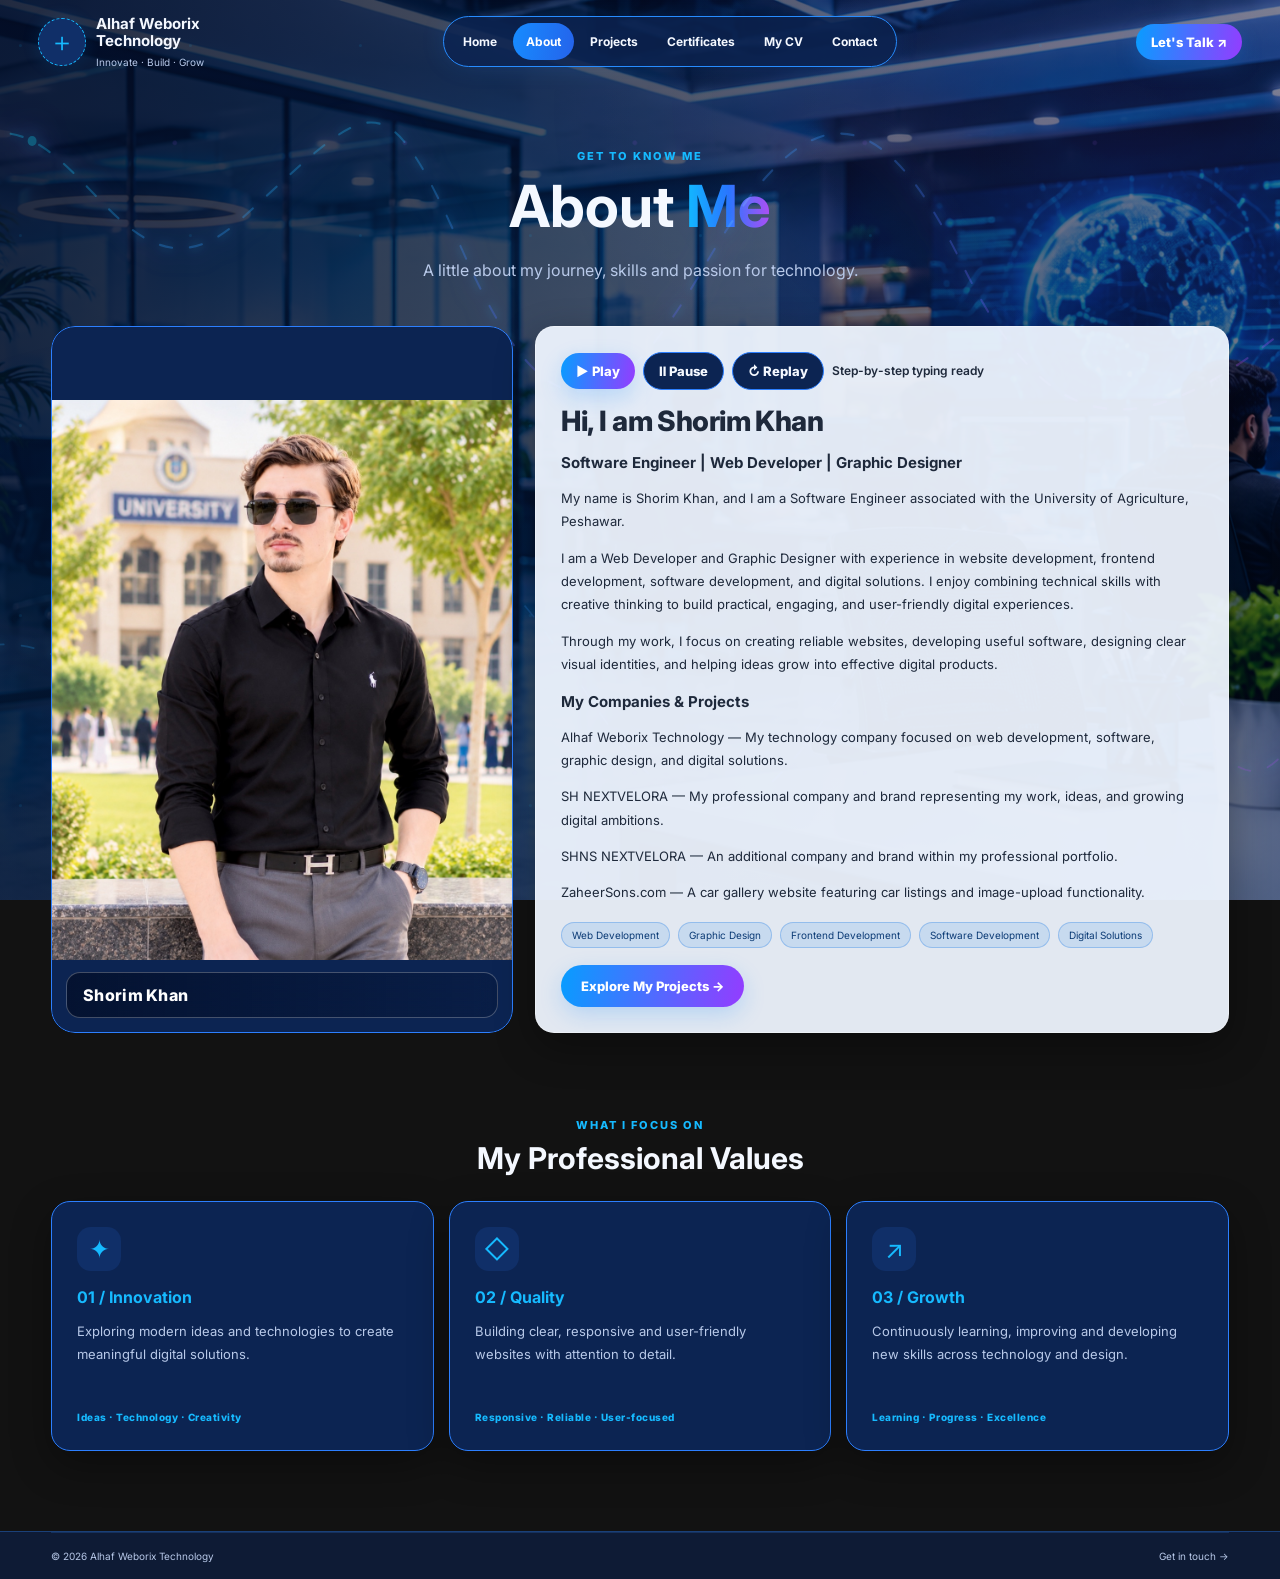
<file: about.html>
<!doctype html>
<html lang="en">

<head>
  <meta charset="utf-8">
  <meta name="viewport" content="width=device-width, initial-scale=1">
  <script>
    (function () {
      var theme = 'dark';
      try {
        var params = new URLSearchParams(window.location.search);
        var fromLink = params.get('theme');
        theme = (fromLink === 'light' || fromLink === 'dark')
          ? fromLink
          : (localStorage.getItem('awt-theme') || 'dark');
        localStorage.setItem('awt-theme', theme);
      } catch (e) { }
      document.documentElement.setAttribute('data-theme', theme);
      document.documentElement.classList.toggle('theme-light', theme === 'light');
    })();
  </script>
  <title>About | Alhaf Weborix Technology</title>
  <link rel="stylesheet" href="style.css">
  <!-- About-page-only readability safeguard: keep all About copy visible and high-contrast. -->
  <style>
    .about-page .about-copy { color: #1e293b; }
    .about-page .about-copy .about-reveal-line { opacity: 1 !important; visibility: visible !important; }
    .about-page .about-copy h2,
    .about-page .about-copy h3,
    .about-page .about-copy p,
    .about-page .about-copy .about-narration-status,
    .about-page .about-copy .type-typed-text { color: #1e293b !important; }
    .about-page .about-copy h3 { color: #0e74e6 !important; }
    .about-page .about-copy .tag-list span { color: #0b3b75; }
  </style>
</head>

<body class="about-page">
<div class="snake-animation-overlay" aria-hidden="true">
  <svg viewBox="0 0 1440 900" preserveAspectRatio="none" xmlns="http://www.w3.org/2000/svg">
    <defs><linearGradient id="snakeGlow" x1="0" y1="0" x2="1" y2="1"><stop offset="0%" stop-color="#12d9ff"/><stop offset="52%" stop-color="#4677ff"/><stop offset="100%" stop-color="#c44cff"/></linearGradient></defs>
    <path class="snake-trail snake-trail-a" d="M-80 170 C 80 30, 120 340, 270 220 S 430 70, 520 250 S 680 440, 790 270 S 980 80, 1080 260 S 1280 470, 1510 280"/>
    <path class="snake-trail snake-trail-b" d="M-100 690 C 80 540, 150 820, 320 680 S 520 500, 650 680 S 840 850, 970 660 S 1180 480, 1300 660 S 1430 780, 1530 630"/>
    <circle class="snake-head" cx="0" cy="0" r="5"><animateMotion dur="24s" repeatCount="indefinite" path="M-80 170 C 80 30, 120 340, 270 220 S 430 70, 520 250 S 680 440, 790 270 S 980 80, 1080 260 S 1280 470, 1510 280"/></circle>
  </svg>
</div>

  <header class="site-header"><a class="brand" href="index.html"><span class="brand-logo-slot"
        title="Add your company logo"><span>＋</span></span><span><b>Alhaf Weborix<br>Technology</b><small>Innovate ·
          Build · Grow</small></span></a><button class="menu-toggle" aria-label="Open navigation">☰</button>
    <nav class="main-nav"><a href="index.html">Home</a><a class="active" href="about.html">About</a><a
        href="projects.html">Projects</a><a href="certificates.html">Certificates</a><a href="cv.html">My CV</a><a
        href="contact.html">Contact</a></nav>
    <div class="header-actions"><a class="button button-small" href="contact.html">Let's Talk ↗</a></div>
  </header>
  <main class="inner-page container">
    <div class="page-intro">
      <p class="eyebrow">GET TO KNOW ME</p>
      <h1>About <span class="gradient-text">Me</span></h1>
      <p>A little about my journey, skills and passion for technology.</p>
    </div>
    <div class="about-layout">
      <figure class="about-image-placeholder about-portrait about-photo-reveal">
        <img src="assets/image/shorim-khan-about.jpg" alt="Shorim Khan — professional profile portrait">
        <figcaption>Shorim Khan</figcaption>
      </figure>
      <div class="panel about-copy about-card-reveal">
        <div class="about-narration-bar" role="region" aria-label="About card typing and voice controls">
          <button type="button" class="button button-small" id="aboutNarrateToggle" aria-pressed="false">
            ▶ Play
          </button>
          <button type="button" class="button button-small button-outline" id="aboutNarratePause" disabled>
            Ⅱ Pause
          </button>
          <button type="button" class="button button-small button-outline" id="aboutNarrateReplay" aria-label="Replay typing and voice narration">
            ↻ Replay
          </button>
          <span class="about-narration-status" id="aboutNarrateStatus" aria-live="polite">Step-by-step typing ready</span>
        </div>
        <h2 class="about-reveal-line about-name-heading" data-type-speak style="--reveal-step: 1;">Hi, I am Shorim Khan</h2>
        <h3 class="about-reveal-line" data-type-speak style="--reveal-step: 2;">Software Engineer | Web Developer | Graphic Designer</h3>
        <p class="about-reveal-line" data-type-speak style="--reveal-step: 3;">My name is Shorim Khan, and I am a Software Engineer associated with the University of Agriculture, Peshawar.</p>
        <p class="about-reveal-line" data-type-speak style="--reveal-step: 4;">I am a Web Developer and Graphic Designer with experience in website development, frontend development, software development, and digital solutions. I enjoy combining technical skills with creative thinking to build practical, engaging, and user-friendly digital experiences.</p>
        <p class="about-reveal-line" data-type-speak style="--reveal-step: 5;">Through my work, I focus on creating reliable websites, developing useful software, designing clear visual identities, and helping ideas grow into effective digital products.</p>
        <h3 class="about-reveal-line" data-type-speak style="--reveal-step: 6;">My Companies &amp; Projects</h3>
        <p class="about-reveal-line" data-type-speak style="--reveal-step: 7;"><strong>Alhaf Weborix Technology</strong> — My technology company focused on web development, software, graphic design, and digital solutions.</p>
        <p class="about-reveal-line" data-type-speak style="--reveal-step: 8;"><strong>SH NEXTVELORA</strong> — My professional company and brand representing my work, ideas, and growing digital ambitions.</p>
        <p class="about-reveal-line" data-type-speak style="--reveal-step: 9;"><strong>SHNS NEXTVELORA</strong> — An additional company and brand within my professional portfolio.</p>
        <p class="about-reveal-line" data-type-speak style="--reveal-step: 10;"><strong>ZaheerSons.com</strong> — A car gallery website featuring car listings and image-upload functionality.</p>
        <div class="tag-list about-reveal-line" style="--reveal-step: 11;"><span>Web Development</span><span>Graphic Design</span><span>Frontend Development</span><span>Software Development</span><span>Digital Solutions</span></div>
        <a class="button about-reveal-line" style="--reveal-step: 12;" href="projects.html">Explore My Projects →</a>
      </div>
    </div>
    <section class="section-block">
      <div class="section-heading">
        <p class="eyebrow">WHAT I FOCUS ON</p>
        <h2>My Professional Values</h2>
      </div>
      <div class="value-grid">
        <article class="panel value-card">
          <span class="value-icon" aria-hidden="true">✦</span>
          <b>01 / Innovation</b>
          <p class="value-dynamic" data-value-cycle="innovation">Exploring modern ideas and technologies to create meaningful digital solutions.</p>
          <small>Ideas · Technology · Creativity</small>
        </article>
        <article class="panel value-card">
          <span class="value-icon" aria-hidden="true">◇</span>
          <b>02 / Quality</b>
          <p class="value-dynamic" data-value-cycle="quality">Building clear, responsive and user-friendly websites with attention to detail.</p>
          <small>Responsive · Reliable · User-focused</small>
        </article>
        <article class="panel value-card">
          <span class="value-icon" aria-hidden="true">↗</span>
          <b>03 / Growth</b>
          <p class="value-dynamic" data-value-cycle="growth">Continuously learning, improving and developing new skills across technology and design.</p>
          <small>Learning · Progress · Excellence</small>
        </article>
      </div>
    </section>
  </main>
  <footer class="site-footer">
    <div class="footer-bottom container"><span>© <span id="year"></span> Alhaf Weborix Technology</span><a
        href="contact.html">Get in touch →</a></div>
  </footer>
  <script src="config.js"></script>
  <script src="main.js"></script>
</body>

</html>
</file>
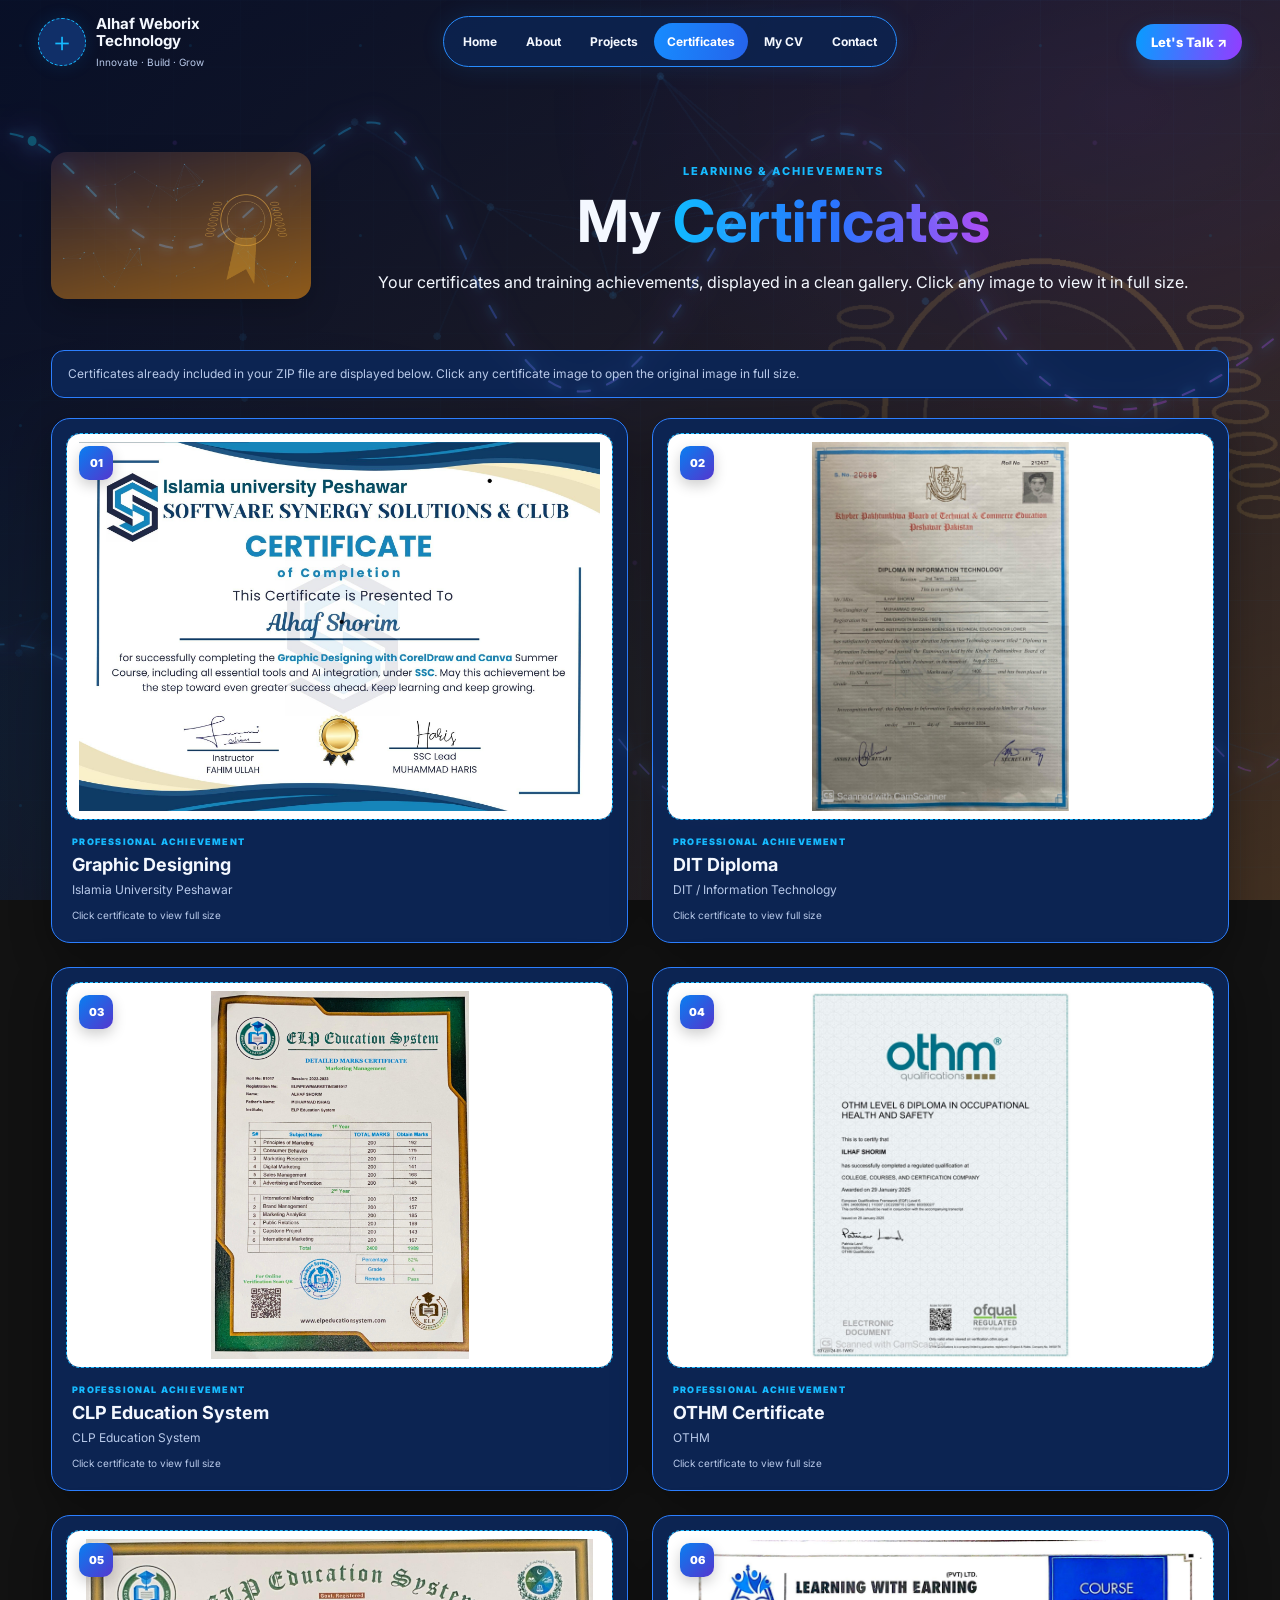
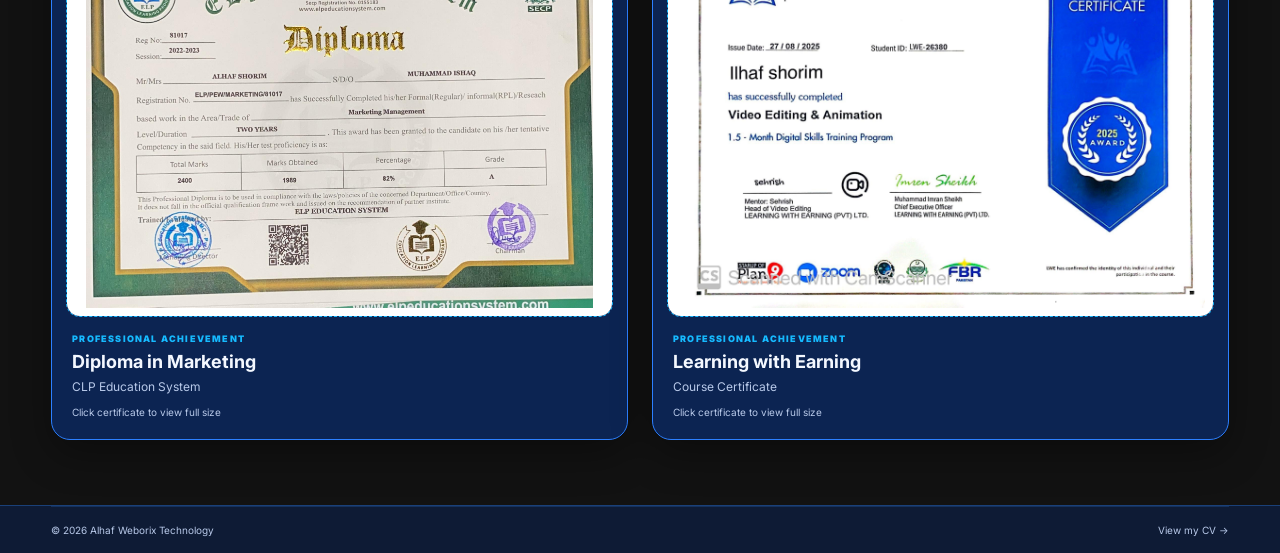
<file: certificates.html>
<!doctype html>
<html lang="en">
<head>
  <meta charset="utf-8"><meta name="viewport" content="width=device-width, initial-scale=1">
  <script>(function(){var theme='dark';try{var p=new URLSearchParams(location.search);theme=['light','dark'].includes(p.get('theme'))?p.get('theme'):(localStorage.getItem('awt-theme')||'dark');localStorage.setItem('awt-theme',theme);}catch(e){}document.documentElement.setAttribute('data-theme',theme);document.documentElement.classList.toggle('theme-light',theme==='light');})();</script>
  <title>Certificates | Alhaf Weborix Technology</title><link rel="stylesheet" href="style.css">
</head>
<body class="certificates-page">
<div class="snake-animation-overlay" aria-hidden="true">
  <svg viewBox="0 0 1440 900" preserveAspectRatio="none" xmlns="http://www.w3.org/2000/svg">
    <defs><linearGradient id="snakeGlow" x1="0" y1="0" x2="1" y2="1"><stop offset="0%" stop-color="#12d9ff"/><stop offset="52%" stop-color="#4677ff"/><stop offset="100%" stop-color="#c44cff"/></linearGradient></defs>
    <path class="snake-trail snake-trail-a" d="M-80 170 C 80 30, 120 340, 270 220 S 430 70, 520 250 S 680 440, 790 270 S 980 80, 1080 260 S 1280 470, 1510 280"/>
    <path class="snake-trail snake-trail-b" d="M-100 690 C 80 540, 150 820, 320 680 S 520 500, 650 680 S 840 850, 970 660 S 1180 480, 1300 660 S 1430 780, 1530 630"/>
    <circle class="snake-head" cx="0" cy="0" r="5"><animateMotion dur="24s" repeatCount="indefinite" path="M-80 170 C 80 30, 120 340, 270 220 S 430 70, 520 250 S 680 440, 790 270 S 980 80, 1080 260 S 1280 470, 1510 280"/></circle>
  </svg>
</div>

<header class="site-header"><a class="brand" href="index.html"><span class="brand-logo-slot" title="Company logo"><span>＋</span></span><span><b>Alhaf Weborix<br>Technology</b><small>Innovate · Build · Grow</small></span></a><button class="menu-toggle" aria-label="Open navigation" aria-expanded="false">☰</button><nav class="main-nav"><a href="index.html">Home</a><a href="about.html">About</a><a href="projects.html">Projects</a><a class="active" href="certificates.html">Certificates</a><a href="cv.html">My CV</a><a href="contact.html">Contact</a></nav><div class="header-actions"><a class="button button-small" href="contact.html">Let's Talk ↗</a></div></header>
<main class="inner-page container">
  <div class="page-intro certificate-intro"><img src="assets/image/certificates-achievement.png" alt="Professional learning and achievement visual"><div><p class="eyebrow">LEARNING &amp; ACHIEVEMENTS</p><h1>My <span class="gradient-text">Certificates</span></h1><p>Your certificates and training achievements, displayed in a clean gallery. Click any image to view it in full size.</p></div></div>
  <p class="certificate-upload-note">Certificates already included in your ZIP file are displayed below. Click any certificate image to open the original image in full size.</p>
  <div class="certificate-grid certificate-grid-modern">
    <article class="certificate-card certificate-card-modern">
      <a class="certificate-slot certificate-image-frame has-image" href="assets/image/certificate-01.jpg" target="_blank" rel="noopener" aria-label="Open Graphic Designing certificate full size">
        <img src="assets/image/certificate-01.jpg" alt="Certificate of completion — Graphic Designing" loading="lazy">
        <span class="certificate-number">01</span>
      </a>
      <div class="certificate-details">
        <p class="certificate-kicker">PROFESSIONAL ACHIEVEMENT</p>
        <h2>Graphic Designing</h2>
        <p>Islamia University Peshawar</p>
        <small>Click certificate to view full size</small>
      </div>
    </article>
    <article class="certificate-card certificate-card-modern">
      <a class="certificate-slot certificate-image-frame has-image" href="assets/image/Dit.jpg" target="_blank" rel="noopener" aria-label="Open DIT Diploma certificate full size">
        <img src="assets/image/Dit.jpg" alt="Diploma certificate — DIT Diploma" loading="lazy">
        <span class="certificate-number">02</span>
      </a>
      <div class="certificate-details">
        <p class="certificate-kicker">PROFESSIONAL ACHIEVEMENT</p>
        <h2>DIT Diploma</h2>
        <p>DIT / Information Technology</p>
        <small>Click certificate to view full size</small>
      </div>
    </article>
    <article class="certificate-card certificate-card-modern">
      <a class="certificate-slot certificate-image-frame has-image" href="assets/image/dmc.jpg" target="_blank" rel="noopener" aria-label="Open CLP Education System certificate full size">
        <img src="assets/image/dmc.jpg" alt="Course certificate — CLP Education System" loading="lazy">
        <span class="certificate-number">03</span>
      </a>
      <div class="certificate-details">
        <p class="certificate-kicker">PROFESSIONAL ACHIEVEMENT</p>
        <h2>CLP Education System</h2>
        <p>CLP Education System</p>
        <small>Click certificate to view full size</small>
      </div>
    </article>
    <article class="certificate-card certificate-card-modern">
      <a class="certificate-slot certificate-image-frame has-image" href="assets/image/othm.jpg" target="_blank" rel="noopener" aria-label="Open OTHM Certificate certificate full size">
        <img src="assets/image/othm.jpg" alt="Professional qualification — OTHM Certificate" loading="lazy">
        <span class="certificate-number">04</span>
      </a>
      <div class="certificate-details">
        <p class="certificate-kicker">PROFESSIONAL ACHIEVEMENT</p>
        <h2>OTHM Certificate</h2>
        <p>OTHM</p>
        <small>Click certificate to view full size</small>
      </div>
    </article>
    <article class="certificate-card certificate-card-modern">
      <a class="certificate-slot certificate-image-frame has-image" href="assets/image/markiteng.jpg" target="_blank" rel="noopener" aria-label="Open Diploma in Marketing certificate full size">
        <img src="assets/image/markiteng.jpg" alt="Diploma certificate — Diploma in Marketing" loading="lazy">
        <span class="certificate-number">05</span>
      </a>
      <div class="certificate-details">
        <p class="certificate-kicker">PROFESSIONAL ACHIEVEMENT</p>
        <h2>Diploma in Marketing</h2>
        <p>CLP Education System</p>
        <small>Click certificate to view full size</small>
      </div>
    </article>
    <article class="certificate-card certificate-card-modern">
      <a class="certificate-slot certificate-image-frame has-image" href="assets/image/video.jpg" target="_blank" rel="noopener" aria-label="Open Learning with Earning certificate full size">
        <img src="assets/image/video.jpg" alt="Training certificate — Learning with Earning" loading="lazy">
        <span class="certificate-number">06</span>
      </a>
      <div class="certificate-details">
        <p class="certificate-kicker">PROFESSIONAL ACHIEVEMENT</p>
        <h2>Learning with Earning</h2>
        <p>Course Certificate</p>
        <small>Click certificate to view full size</small>
      </div>
    </article>
  </div>
</main>
<footer class="site-footer"><div class="footer-bottom container"><span>© <span id="year"></span> Alhaf Weborix Technology</span><a href="cv.html">View my CV →</a></div></footer>
<script src="config.js"></script><script src="main.js"></script>
</body></html>
</file>
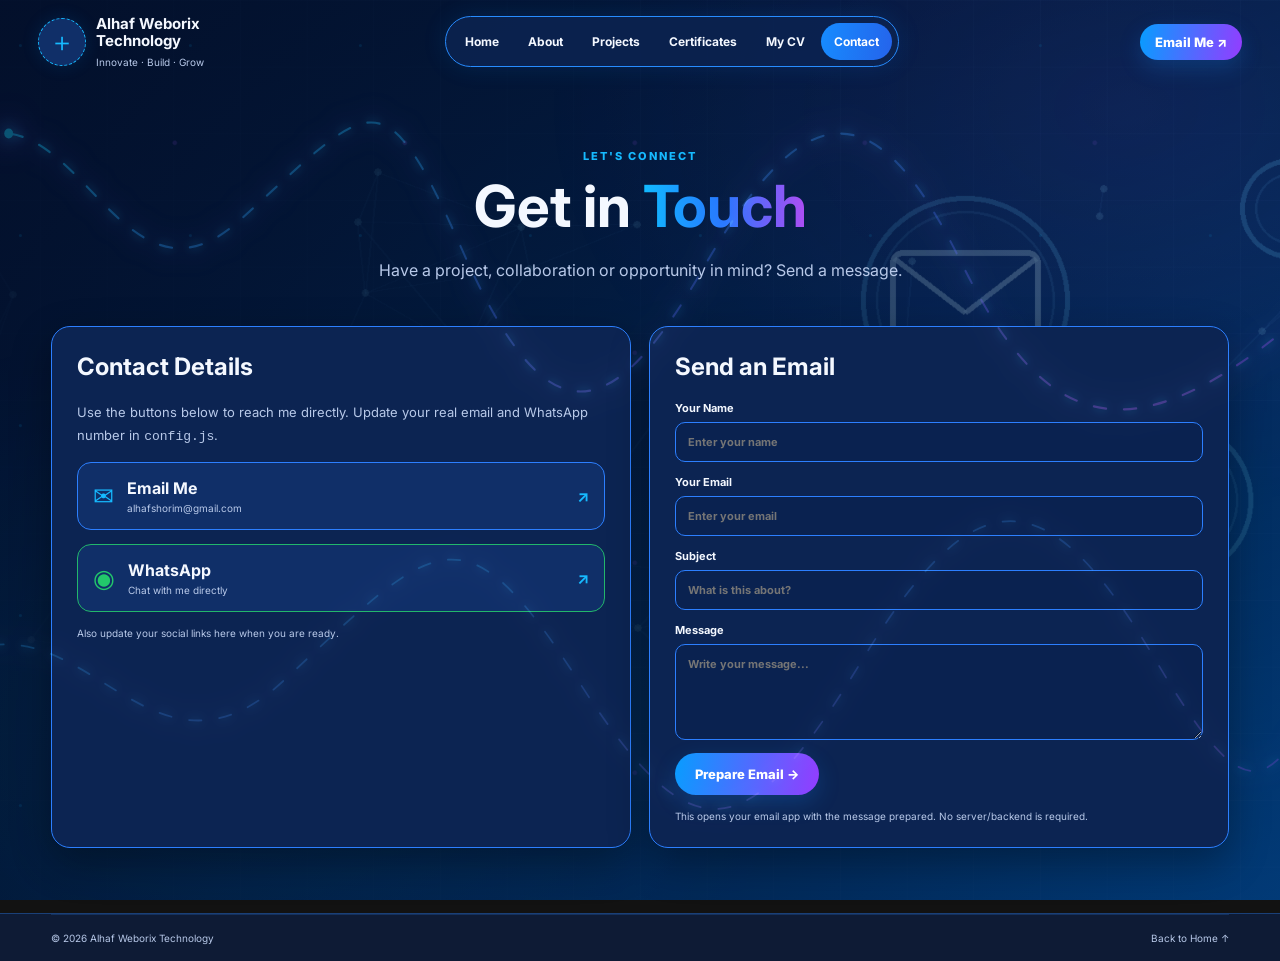
<file: contact.html>
<!doctype html>
<html lang="en">

<head>
  <meta charset="utf-8">
  <meta name="viewport" content="width=device-width, initial-scale=1">
  <script>
    (function () {
      var theme = 'dark';
      try {
        var params = new URLSearchParams(window.location.search);
        var fromLink = params.get('theme');
        theme = (fromLink === 'light' || fromLink === 'dark')
          ? fromLink
          : (localStorage.getItem('awt-theme') || 'dark');
        localStorage.setItem('awt-theme', theme);
      } catch (e) { }
      document.documentElement.setAttribute('data-theme', theme);
      document.documentElement.classList.toggle('theme-light', theme === 'light');
    })();
  </script>
  <title>Contact | Alhaf Weborix Technology</title>
  <link rel="stylesheet" href="style.css">
</head>

<body class="contact-page">
<div class="snake-animation-overlay" aria-hidden="true">
  <svg viewBox="0 0 1440 900" preserveAspectRatio="none" xmlns="http://www.w3.org/2000/svg">
    <defs><linearGradient id="snakeGlow" x1="0" y1="0" x2="1" y2="1"><stop offset="0%" stop-color="#12d9ff"/><stop offset="52%" stop-color="#4677ff"/><stop offset="100%" stop-color="#c44cff"/></linearGradient></defs>
    <path class="snake-trail snake-trail-a" d="M-80 170 C 80 30, 120 340, 270 220 S 430 70, 520 250 S 680 440, 790 270 S 980 80, 1080 260 S 1280 470, 1510 280"/>
    <path class="snake-trail snake-trail-b" d="M-100 690 C 80 540, 150 820, 320 680 S 520 500, 650 680 S 840 850, 970 660 S 1180 480, 1300 660 S 1430 780, 1530 630"/>
    <circle class="snake-head" cx="0" cy="0" r="5"><animateMotion dur="24s" repeatCount="indefinite" path="M-80 170 C 80 30, 120 340, 270 220 S 430 70, 520 250 S 680 440, 790 270 S 980 80, 1080 260 S 1280 470, 1510 280"/></circle>
  </svg>
</div>

  <header class="site-header"><a class="brand" href="index.html"><span class="brand-logo-slot"
        title="Add your company logo"><span>＋</span></span><span><b>Alhaf Weborix<br>Technology</b><small>Innovate ·
          Build · Grow</small></span></a><button class="menu-toggle" aria-label="Open navigation">☰</button>
    <nav class="main-nav"><a href="index.html">Home</a><a href="about.html">About</a><a
        href="projects.html">Projects</a><a href="certificates.html">Certificates</a><a href="cv.html">My CV</a><a
        class="active" href="contact.html">Contact</a></nav>
    <div class="header-actions"><a class="button button-small" href="mailto:alhafshorim@gmail.com">Email Me ↗</a></div>
  </header>
  <main class="inner-page container">
    <div class="page-intro">
      <p class="eyebrow">LET'S CONNECT</p>
      <h1>Get in <span class="gradient-text">Touch</span></h1>
      <p>Have a project, collaboration or opportunity in mind? Send a message.</p>
    </div>
    <div class="contact-layout">
      <section class="panel contact-panel">
        <h2>Contact Details</h2>
        <p>Use the buttons below to reach me directly. Update your real email and WhatsApp number in
          <code>config.js</code>.</p><a class="contact-action email-action" id="emailButton"
          href="mailto:alhafshorim@gmail.com"><span>✉</span>
          <div><b>Email Me</b><small>alhafshorim@gmail.com</small></div><strong>↗</strong>
        </a><a class="contact-action whatsapp-action" id="whatsappButton" href="#"><span>◉</span>
          <div><b>WhatsApp</b><small>Chat with me directly</small></div><strong>↗</strong>
        </a>
        <div class="contact-note">Also update your social links here when you are ready.</div>
      </section>
      <section class="panel contact-panel">
        <h2>Send an Email</h2>
        <form id="contactForm"><label>Your Name<input id="senderName" required
              placeholder="Enter your name"></label><label>Your Email<input id="senderEmail" type="email" required
              placeholder="Enter your email"></label><label>Subject<input id="messageSubject" required
              placeholder="What is this about?"></label><label>Message<textarea id="messageBody" rows="5" required
              placeholder="Write your message..."></textarea></label><button class="button" type="submit">Prepare Email
            →</button><small class="form-help">This opens your email app with the message prepared. No server/backend is
            required.</small></form>
      </section>
    </div>
  </main>
  <footer class="site-footer">
    <div class="footer-bottom container"><span>© <span id="year"></span> Alhaf Weborix Technology</span><a
        href="index.html">Back to Home ↑</a></div>
  </footer>
  <script src="config.js"></script>
  <script src="main.js"></script>
</body>

</html>
</file>
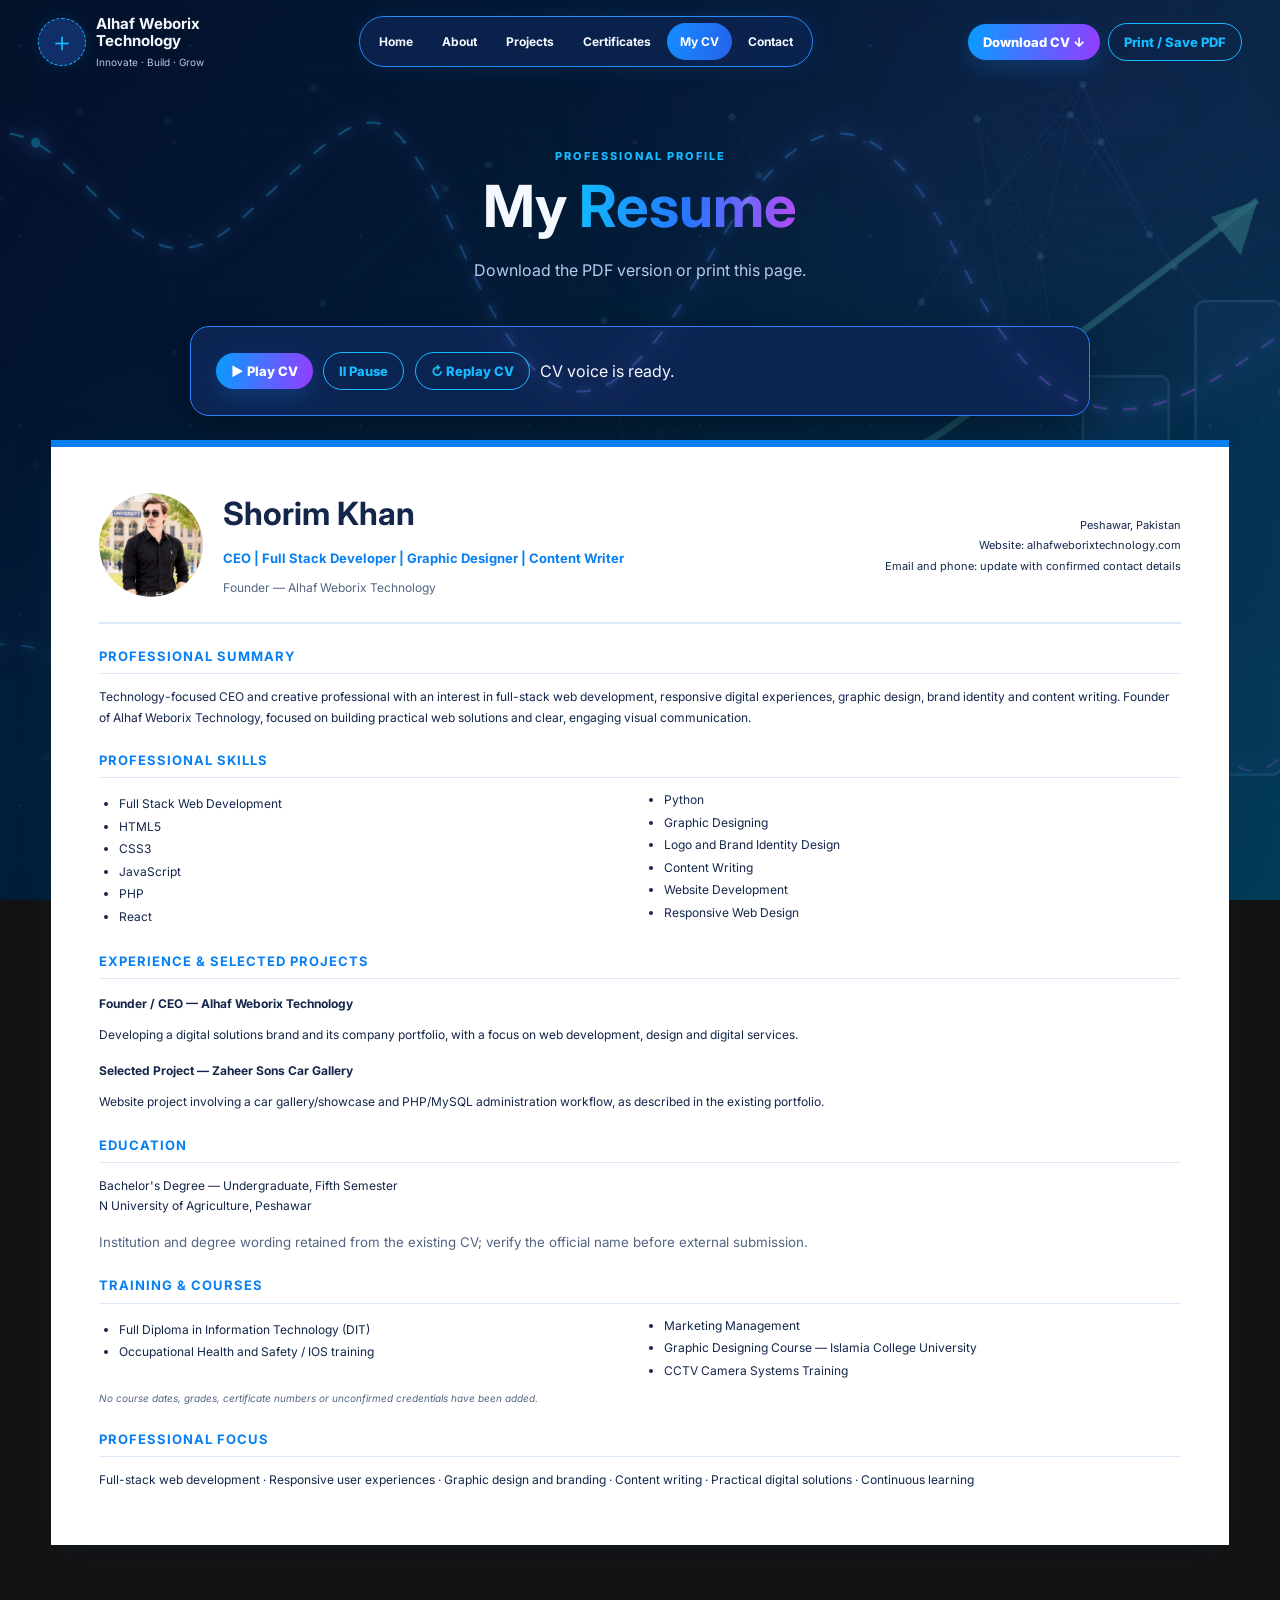
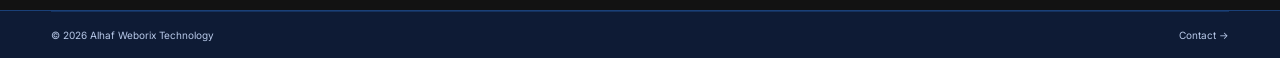
<file: cv.html>
<!doctype html>
<html lang="en">
<head>
  <meta charset="utf-8"><meta name="viewport" content="width=device-width, initial-scale=1">
  <script>(function(){var theme='dark';try{var p=new URLSearchParams(location.search);theme=['light','dark'].includes(p.get('theme'))?p.get('theme'):(localStorage.getItem('awt-theme')||'dark');localStorage.setItem('awt-theme',theme);}catch(e){}document.documentElement.setAttribute('data-theme',theme);document.documentElement.classList.toggle('theme-light',theme==='light');})();</script>
  <title>CV | Shorim Khan — Alhaf Weborix Technology</title><meta name="description" content="Professional CV of Shorim Khan, CEO, Full Stack Developer, Graphic Designer and Content Writer."><link rel="stylesheet" href="style.css">
</head>
<body class="cv-page">
<div class="snake-animation-overlay" aria-hidden="true">
  <svg viewBox="0 0 1440 900" preserveAspectRatio="none" xmlns="http://www.w3.org/2000/svg">
    <defs><linearGradient id="snakeGlow" x1="0" y1="0" x2="1" y2="1"><stop offset="0%" stop-color="#12d9ff"/><stop offset="52%" stop-color="#4677ff"/><stop offset="100%" stop-color="#c44cff"/></linearGradient></defs>
    <path class="snake-trail snake-trail-a" d="M-80 170 C 80 30, 120 340, 270 220 S 430 70, 520 250 S 680 440, 790 270 S 980 80, 1080 260 S 1280 470, 1510 280"/>
    <path class="snake-trail snake-trail-b" d="M-100 690 C 80 540, 150 820, 320 680 S 520 500, 650 680 S 840 850, 970 660 S 1180 480, 1300 660 S 1430 780, 1530 630"/>
    <circle class="snake-head" cx="0" cy="0" r="5"><animateMotion dur="24s" repeatCount="indefinite" path="M-80 170 C 80 30, 120 340, 270 220 S 430 70, 520 250 S 680 440, 790 270 S 980 80, 1080 260 S 1280 470, 1510 280"/></circle>
  </svg>
</div>

<header class="site-header"><a class="brand" href="index.html"><span class="brand-logo-slot" title="Company logo"><span>＋</span></span><span><b>Alhaf Weborix<br>Technology</b><small>Innovate · Build · Grow</small></span></a><button class="menu-toggle" aria-label="Open navigation" aria-expanded="false">☰</button><nav class="main-nav"><a href="index.html">Home</a><a href="about.html">About</a><a href="projects.html">Projects</a><a href="certificates.html">Certificates</a><a class="active" href="cv.html">My CV</a><a href="contact.html">Contact</a></nav><div class="header-actions cv-actions"><a class="button button-small" href="assets/Shorim_Khan_CV.pdf" download="Shorim_Khan_CV.pdf">Download CV ↓</a><button class="button button-small button-outline" onclick="window.print()">Print / Save PDF</button></div></header>
<main class="inner-page container">
  <div class="page-intro no-print"><p class="eyebrow">PROFESSIONAL PROFILE</p><h1>My <span class="gradient-text">Resume</span></h1><p>Download the PDF version or print this page.</p></div>
  <div class="panel no-print cv-narration-controls" role="region" aria-label="CV voice controls" style="margin: 0 auto 1.5rem; max-width: 900px; display:flex; flex-wrap:wrap; align-items:center; gap:.65rem;">
    <button type="button" class="button button-small" id="cvNarratePlay">▶ Play CV</button>
    <button type="button" class="button button-small button-outline" id="cvNarratePause" disabled>Ⅱ Pause</button>
    <button type="button" class="button button-small button-outline" id="cvNarrateReplay">↻ Replay CV</button>
    <span id="cvNarrateStatus" aria-live="polite">CV voice is ready.</span>
  </div>
  <article class="resume resume-updated">
    <div class="resume-head"><div class="resume-photo-slot resume-photo-filled"><img src="assets/image/shorim-khan-about.jpg" alt="Shorim Khan professional portrait"></div><div class="resume-name"><h1>Shorim Khan</h1><h2>CEO | Full Stack Developer | Graphic Designer | Content Writer</h2><p>Founder — Alhaf Weborix Technology</p></div><div class="resume-contact"><p>Peshawar, Pakistan</p><p>Website: alhafweborixtechnology.com</p><p>Email and phone: update with confirmed contact details</p></div></div>
    <section><h3>Professional Summary</h3><p>Technology-focused CEO and creative professional with an interest in full-stack web development, responsive digital experiences, graphic design, brand identity and content writing. Founder of Alhaf Weborix Technology, focused on building practical web solutions and clear, engaging visual communication.</p></section>
    <section><h3>Professional Skills</h3><ul class="resume-skill-list"><li>Full Stack Web Development</li><li>HTML5</li><li>CSS3</li><li>JavaScript</li><li>PHP</li><li>React</li><li>Python</li><li>Graphic Designing</li><li>Logo and Brand Identity Design</li><li>Content Writing</li><li>Website Development</li><li>Responsive Web Design</li></ul></section>
    <section><h3>Experience &amp; Selected Projects</h3><h4>Founder / CEO — Alhaf Weborix Technology</h4><p>Developing a digital solutions brand and its company portfolio, with a focus on web development, design and digital services.</p><h4>Selected Project — Zaheer Sons Car Gallery</h4><p>Website project involving a car gallery/showcase and PHP/MySQL administration workflow, as described in the existing portfolio.</p></section>
    <section><h3>Education</h3><p>Bachelor's Degree — Undergraduate, Fifth Semester<br>N University of Agriculture, Peshawar</p><small>Institution and degree wording retained from the existing CV; verify the official name before external submission.</small></section>
    <section><h3>Training &amp; Courses</h3><ul><li>Full Diploma in Information Technology (DIT)</li><li>Occupational Health and Safety / IOS training</li><li>Marketing Management</li><li>Graphic Designing Course — Islamia College University</li><li>CCTV Camera Systems Training</li></ul><p class="resume-note">No course dates, grades, certificate numbers or unconfirmed credentials have been added.</p></section>
    <section><h3>Professional Focus</h3><p>Full-stack web development · Responsive user experiences · Graphic design and branding · Content writing · Practical digital solutions · Continuous learning</p></section>
  </article>
</main>
<footer class="site-footer no-print"><div class="footer-bottom container"><span>© <span id="year"></span> Alhaf Weborix Technology</span><a href="contact.html">Contact →</a></div></footer>
<script src="config.js"></script><script src="main.js"></script>
</body></html>
</file>
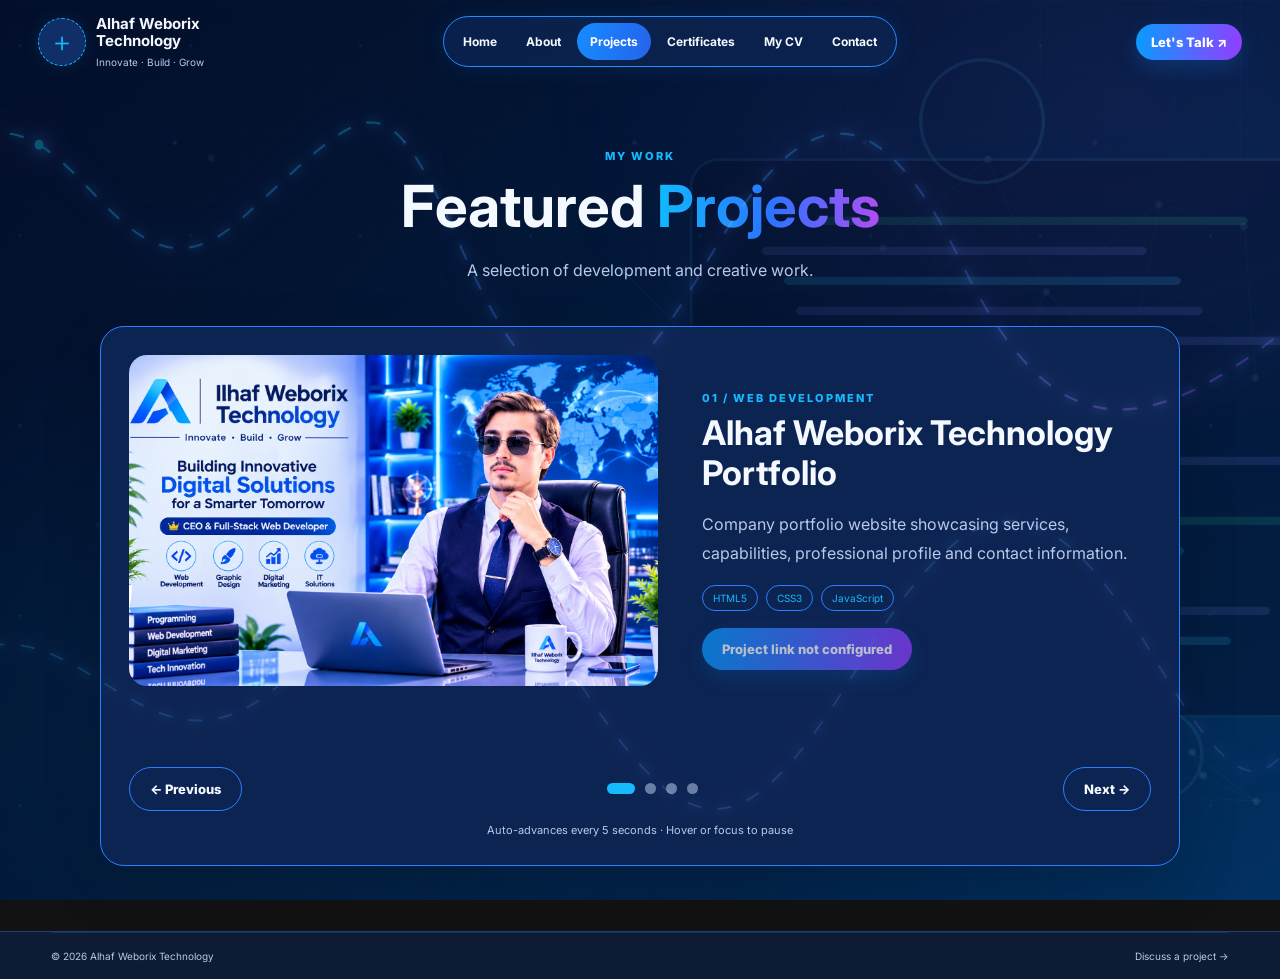
<file: projects.html>
<!doctype html>
<html lang="en">
<head>
  <meta charset="utf-8">
  <meta name="viewport" content="width=device-width, initial-scale=1">
  <script>
    (function () {
      var theme = 'dark';
      try {
        var params = new URLSearchParams(window.location.search);
        theme = ['light', 'dark'].includes(params.get('theme')) ? params.get('theme') : (localStorage.getItem('awt-theme') || 'dark');
        localStorage.setItem('awt-theme', theme);
      } catch (e) {}
      document.documentElement.setAttribute('data-theme', theme);
      document.documentElement.classList.toggle('theme-light', theme === 'light');
    })();
  </script>
  <title>Projects | Alhaf Weborix Technology</title>
  <link rel="stylesheet" href="style.css">
</head>
<body class="projects-page">
<div class="snake-animation-overlay" aria-hidden="true">
  <svg viewBox="0 0 1440 900" preserveAspectRatio="none" xmlns="http://www.w3.org/2000/svg">
    <defs><linearGradient id="snakeGlow" x1="0" y1="0" x2="1" y2="1"><stop offset="0%" stop-color="#12d9ff"/><stop offset="52%" stop-color="#4677ff"/><stop offset="100%" stop-color="#c44cff"/></linearGradient></defs>
    <path class="snake-trail snake-trail-a" d="M-80 170 C 80 30, 120 340, 270 220 S 430 70, 520 250 S 680 440, 790 270 S 980 80, 1080 260 S 1280 470, 1510 280"/>
    <path class="snake-trail snake-trail-b" d="M-100 690 C 80 540, 150 820, 320 680 S 520 500, 650 680 S 840 850, 970 660 S 1180 480, 1300 660 S 1430 780, 1530 630"/>
    <circle class="snake-head" cx="0" cy="0" r="5"><animateMotion dur="24s" repeatCount="indefinite" path="M-80 170 C 80 30, 120 340, 270 220 S 430 70, 520 250 S 680 440, 790 270 S 980 80, 1080 260 S 1280 470, 1510 280"/></circle>
  </svg>
</div>

  <header class="site-header">
    <a class="brand" href="index.html"><span class="brand-logo-slot" title="Company logo"><span>＋</span></span><span><b>Alhaf Weborix<br>Technology</b><small>Innovate · Build · Grow</small></span></a>
    <button class="menu-toggle" aria-label="Open navigation" aria-expanded="false">☰</button>
    <nav class="main-nav"><a href="index.html">Home</a><a href="about.html">About</a><a class="active" href="projects.html">Projects</a><a href="certificates.html">Certificates</a><a href="cv.html">My CV</a><a href="contact.html">Contact</a></nav>
    <div class="header-actions"><a class="button button-small" href="contact.html">Let's Talk ↗</a></div>
  </header>
  <main class="inner-page container">
    <div class="page-intro"><p class="eyebrow">MY WORK</p><h1>Featured <span class="gradient-text">Projects</span></h1><p>A selection of development and creative work.</p></div>
    <section class="project-slider" data-project-slider aria-label="Featured projects">
      <div class="project-slider-viewport">
        <article class="project-slide is-active" data-project-slide aria-hidden="false">
          <a class="project-slide-image" href="#" data-project-link data-project-url="" aria-label="Alhaf Weborix Technology project link unavailable"><img src="assets/image/ceo-tech-hero.jpeg" alt="Alhaf Weborix Technology portfolio visual"></a>
          <div class="project-slide-content"><p class="eyebrow">01 / WEB DEVELOPMENT</p><h2>Alhaf Weborix Technology Portfolio</h2><p>Company portfolio website showcasing services, capabilities, professional profile and contact information.</p><div class="tag-list"><span>HTML5</span><span>CSS3</span><span>JavaScript</span></div><a class="button project-view-link" href="#" data-project-link data-project-url="">Project link not configured</a></div>
        </article>
        <article class="project-slide" data-project-slide aria-hidden="true">
          <a class="project-slide-image" href="#" data-project-link data-project-url="" aria-label="Zaheer Sons Car Gallery project link unavailable"><img src="assets/image/about-it-office.png" alt="Technology workspace visual used for Zaheer Sons project"></a>
          <div class="project-slide-content"><p class="eyebrow">02 / WEBSITE PROJECT</p><h2>Zaheer Sons Car Gallery</h2><p>Car showcase and gallery website project. Replace this visual with a project-specific car gallery screenshot when available.</p><div class="tag-list"><span>PHP</span><span>MySQL</span><span>Responsive UI</span></div><a class="button project-view-link" href="#" data-project-link data-project-url="">Project link not configured</a></div>
        </article>
        <article class="project-slide" data-project-slide aria-hidden="true">
          <a class="project-slide-image" href="#" data-project-link data-project-url="" aria-label="E-commerce Platform project link unavailable"><img src="assets/image/projects-workspace.png" alt="Web development workspace visual"></a>
          <div class="project-slide-content"><p class="eyebrow">03 / WEB APPLICATION</p><h2>E-commerce Platform</h2><p>E-commerce platform project entry. Add the confirmed project screenshot, features and live homepage URL when ready.</p><div class="tag-list"><span>Web Development</span><span>Responsive Design</span></div><a class="button project-view-link" href="#" data-project-link data-project-url="">Project link not configured</a></div>
        </article>
        <article class="project-slide" data-project-slide aria-hidden="true">
          <a class="project-slide-image" href="#" data-project-link data-project-url="" aria-label="Brand Identity and Graphics project link unavailable"><img src="assets/image/09eeb87a-92ff-4a74-82a1-b47edd5bbeb3.png" alt="Alhaf Weborix brand and graphic design visual"></a>
          <div class="project-slide-content"><p class="eyebrow">04 / GRAPHIC DESIGN</p><h2>Brand Identity &amp; Graphics</h2><p>Creative identity, logo concepts and visual communication work. Replace the preview with a selected portfolio image if needed.</p><div class="tag-list"><span>Brand Identity</span><span>Graphic Design</span><span>Creative</span></div><a class="button project-view-link" href="#" data-project-link data-project-url="">Project link not configured</a></div>
        </article>
      </div>
      <div class="project-slider-controls">
        <button class="button button-outline project-prev" type="button" aria-label="Previous project">← Previous</button>
        <div class="project-dots" role="group" aria-label="Choose a project">
          <button type="button" class="project-dot is-active" aria-label="Show project 1" aria-current="true"></button>
          <button type="button" class="project-dot" aria-label="Show project 2"></button>
          <button type="button" class="project-dot" aria-label="Show project 3"></button>
          <button type="button" class="project-dot" aria-label="Show project 4"></button>
        </div>
        <button class="button button-outline project-next" type="button" aria-label="Next project">Next →</button>
      </div>
      <p class="project-slider-hint">Auto-advances every 5 seconds · Hover or focus to pause</p>
    </section>
  </main>
  <footer class="site-footer"><div class="footer-bottom container"><span>© <span id="year"></span> Alhaf Weborix Technology</span><a href="contact.html">Discuss a project →</a></div></footer>
  <script src="config.js"></script><script src="main.js"></script>
</body>
</html>
</file>
<file: style.css>
@import url('https://fonts.googleapis.com/css2?family=Inter:wght@400;500;600;700;800;900&display=swap');

:root {
  --bg: #061638;
  --bg2: #0a2250;
  --panel: #0c2452;
  --panel2: #102f68;
  --text: #f4f8ff;
  --muted: #b8c9e9;
  --line: #2c7fff;
  --accent: #16baff;
  --purple: #a855f7;
  --shadow: 0 14px 40px #0005
}

* {
  box-sizing: border-box
}

html {
  scroll-behavior: smooth
}

body {
  margin: 0;
  background: radial-gradient(ellipse at 80% 10%, #123d83 0, transparent 35%), linear-gradient(135deg, var(--bg), #07112d 75%);
  background-attachment: fixed;
  color: var(--text);
  font-family: Inter, Arial, sans-serif;
  transition: background .3s, color .3s
}

body.light {
  --bg: #f0f7ff;
  --bg2: #e7f2ff;
  --panel: #fff;
  --panel2: #e8f3ff;
  --text: #071b50;
  --muted: #4b6288;
  --line: #168cff;
  --shadow: 0 14px 36px #235b9820;
  background: radial-gradient(ellipse at 80% 10%, #c7eaff 0, transparent 38%), linear-gradient(135deg, #f8fbff, #eaf4ff 75%)
}

a {
  color: inherit;
  text-decoration: none
}

button,
input,
textarea {
  font: inherit
}

.container {
  width: min(1200px, 92%);
  margin-inline: auto
}

.site-header {
  width: min(1400px, 94%);
  margin: auto;
  padding: 16px 0;
  display: flex;
  align-items: center;
  justify-content: space-between;
  gap: 18px;
  position: relative;
  z-index: 10
}

.brand {
  display: flex;
  align-items: center;
  gap: 10px;
  min-width: 210px
}

.brand-logo-slot {
  width: 48px;
  height: 48px;
  flex: 0 0 48px;
  border: 1px dashed var(--accent);
  border-radius: 50%;
  display: grid;
  place-items: center;
  background: var(--panel2);
  color: var(--accent);
  box-shadow: 0 0 18px #168bff22
}

.brand-logo-slot span {
  font-size: 26px;
  line-height: 1;
  font-weight: 500
}

.brand b {
  display: block;
  font-size: 15px;
  line-height: 1.12
}

.brand small {
  display: block;
  color: var(--muted);
  font-size: 10px;
  margin-top: 6px
}

.main-nav {
  display: flex;
  gap: 3px;
  padding: 6px;
  border: 1px solid #278cff;
  border-radius: 40px;
  background: color-mix(in srgb, var(--panel) 85%, transparent);
  box-shadow: 0 0 25px #168bff20
}

.main-nav a {
  padding: 11px 13px;
  border-radius: 28px;
  font-size: 12px;
  font-weight: 700
}

.main-nav a:hover,
.main-nav a.active {
  background: linear-gradient(100deg, #168cff, #2563eb);
  color: white
}

.header-actions {
  display: flex;
  align-items: center;
  gap: 9px
}

.theme-toggle {
  border: 1px solid var(--line);
  border-radius: 30px;
  padding: 10px 13px;
  background: var(--panel);
  color: var(--text);
  font-weight: 700;
  cursor: pointer
}

.button {
  display: inline-flex;
  justify-content: center;
  align-items: center;
  gap: 12px;
  border: 0;
  border-radius: 30px;
  padding: 13px 20px;
  background: linear-gradient(100deg, #079dff, #943cff);
  color: white;
  font-weight: 800;
  font-size: 13px;
  box-shadow: 0 8px 22px #168bff35;
  cursor: pointer
}

.button-small {
  padding: 10px 15px
}

.button-outline {
  border: 1px solid var(--line);
  background: var(--panel);
  color: var(--text);
  box-shadow: none
}

.menu-toggle {
  display: none;
  border: 1px solid var(--line);
  border-radius: 10px;
  padding: 8px 11px;
  background: var(--panel);
  color: var(--text)
}

.hero {
  min-height: 540px;
  display: grid;
  grid-template-columns: 1.08fr .92fr;
  gap: 35px;
  align-items: center;
  padding-top: 25px;
  padding-bottom: 28px
}

.availability {
  display: inline-flex;
  align-items: center;
  gap: 9px;
  border: 1px solid #19c9a5;
  border-radius: 30px;
  padding: 8px 13px;
  color: var(--muted);
  font-size: 11px;
  background: var(--panel)
}

.availability i {
  width: 9px;
  height: 9px;
  background: #16d87b;
  border-radius: 50%;
  box-shadow: 0 0 12px #16d87b
}

.eyebrow {
  color: var(--accent);
  font-size: 11px;
  font-weight: 800;
  letter-spacing: 2px;
  margin: 20px 0 8px
}

.hero h1 {
  font-size: clamp(42px, 5vw, 70px);
  line-height: 1.04;
  letter-spacing: -2.8px;
  margin: 0
}

.gradient-text {
  background: linear-gradient(90deg, #11baff, #2875ff, #b04df4);
  background-clip: text;
  color: transparent
}

.hero h2 {
  font-size: clamp(20px, 2.4vw, 30px);
  margin: 18px 0 12px
}

.role-pill {
  display: inline-block;
  background: #087ff1;
  color: #fff;
  border-radius: 10px;
  padding: 5px 11px
}

.lead {
  max-width: 550px;
  color: var(--muted);
  line-height: 1.7
}

.hero-actions {
  display: flex;
  gap: 12px;
  margin: 22px 0
}

.tech-strip {
  display: flex;
  gap: 9px;
  flex-wrap: wrap;
  margin-top: 25px
}

.tech-placeholder {
  display: flex;
  align-items: center;
  gap: 7px;
  border: 1px solid var(--line);
  border-radius: 12px;
  padding: 7px 9px;
  background: var(--panel)
}

.tech-placeholder small {
  font-size: 10px;
  color: var(--muted)
}

.logo-circle {
  width: 32px;
  height: 32px;
  border-radius: 50%;
  display: grid;
  place-items: center;
  border: 1px dashed var(--accent);
  background: var(--panel2);
  color: var(--accent);
  font-weight: 900;
  font-size: 9px
}

.asset-note {
  font-size: 10px;
  color: var(--muted);
  margin-top: 9px
}

.hero-art {
  height: 450px;
  position: relative;
  display: grid;
  place-items: center;
  isolation: isolate
}

.hero-art {
  background: radial-gradient(circle at 52% 50%, color-mix(in srgb, var(--panel2) 55%, transparent), transparent 62%);
  border-radius: 24px
}

.globe {
  position: absolute;
  right: 0;
  top: 0;
  width: 150px;
  height: 150px;
  border-radius: 50%;
  background: radial-gradient(circle at 32% 30%, #d5f7ff, #168cff 30%, #073d9b 68%, #03133d);
  box-shadow: inset -15px -12px 30px #00133c, 0 0 35px #148bff88;
  overflow: visible;
  display: grid;
  place-items: center;
  z-index: 3;
  animation: globe-spin 14s linear infinite
}

.globe:before,
.globe:after {
  content: "";
  position: absolute;
  border: 1px solid #8ee7ff99;
  border-radius: 50%;
  inset: 12px 38px
}

.globe:after {
  inset: 35px 10px
}

.globe-lines {
  position: absolute;
  inset: 0;
  background: repeating-linear-gradient(0deg, transparent 0 22px, #8ce7ff55 23px 24px), repeating-linear-gradient(90deg, transparent 0 22px, #8ce7ff55 23px 24px);
  border-radius: 50%
}

.globe span {
  font-size: 42px;
  color: #e4faff;
  text-shadow: 0 0 15px white
}

@keyframes globe-spin {
  from {
    transform: rotate(0deg)
  }

  to {
    transform: rotate(360deg)
  }
}

.orbit {
  position: absolute;
  border: 1px solid #168bff66;
  border-radius: 50%;
  width: 430px;
  height: 210px;
  transform: rotate(-25deg)
}

.orbit-two {
  transform: rotate(35deg);
  width: 390px;
  height: 250px
}

.floating-card {
  position: absolute;
  z-index: 4;
  right: 0;
  bottom: 15px;
  padding: 16px 18px;
  width: 220px;
  border: 1px solid var(--line);
  border-radius: 18px;
  background: var(--panel);
  box-shadow: var(--shadow)
}

.floating-card b,
.floating-card small {
  display: block
}

.skill-cycle {
  color: var(--accent);
  font-weight: 800;
  margin: 12px 0;
  min-height: 20px
}

.floating-card small {
  color: var(--muted);
  font-size: 10px
}

.metrics {
  display: grid;
  grid-template-columns: repeat(4, minmax(0, 1fr)) minmax(0, 1.7fr);
  gap: 12px;
  align-items: stretch
}

.metric,
blockquote {
  margin: 0;
  display: flex;
  align-items: center;
  gap: 12px;
  padding: 17px;
  background: var(--panel);
  border: 1px solid var(--line);
  box-shadow: var(--shadow);
  min-height: 95px
}

.metric {
  border-radius: 16px
}

.metric-icon {
  font-size: 27px
}

.metric strong,
.metric small {
  display: block
}

.metric strong {
  font-size: 21px
}

.metric small {
  font-size: 10px;
  color: var(--muted);
  margin-top: 5px
}

blockquote {
  border-radius: 18px;
  margin-left: 0;
  gap: 9px
}

blockquote span {
  font-size: 44px;
  color: var(--accent)
}

blockquote p {
  font-size: 12px;
  font-weight: 700;
  line-height: 1.5
}

blockquote cite {
  font-size: 10px;
  color: var(--muted);
  white-space: nowrap
}

.home-links {
  display: grid;
  grid-template-columns: repeat(4, 1fr);
  gap: 14px;
  padding-top: 18px
}

.feature-card,
.panel,
.project-card,
.certificate-card {
  background: var(--panel);
  border: 1px solid var(--line);
  border-radius: 19px;
  box-shadow: var(--shadow)
}

.feature-card {
  padding: 20px;
  transition: .25s
}

.feature-card:hover,
.project-card:hover {
  transform: translateY(-5px)
}

.feature-icon {
  font-size: 28px;
  color: var(--accent)
}

.feature-card h3 {
  margin: 12px 0 8px
}

.feature-card p {
  font-size: 12px;
  color: var(--muted);
  line-height: 1.6;
  min-height: 38px
}

.feature-card b,
.text-link {
  color: var(--accent);
  font-size: 11px
}

.section-block {
  padding-top: 65px;
  padding-bottom: 15px
}

.section-heading {
  text-align: center;
  margin-bottom: 25px
}

.section-heading h2 {
  font-size: 30px;
  margin: 5px
}

.section-heading>p:last-child {
  color: var(--muted);
  font-size: 13px
}

.logo-grid {
  display: grid;
  grid-template-columns: repeat(5, 1fr);
  gap: 13px
}

.logo-slot {
  display: flex;
  align-items: center;
  gap: 12px;
  padding: 15px;
  border: 1px dashed var(--line);
  border-radius: 15px;
  background: var(--panel)
}

.logo-circle.large {
  width: 48px;
  height: 48px;
  font-size: 12px
}

.logo-slot b {
  font-size: 12px
}

.site-footer {
  margin-top: 65px;
  border-top: 1px solid #348bff55;
  background: color-mix(in srgb, var(--panel) 55%, transparent)
}

.footer-main {
  display: grid;
  grid-template-columns: 2fr 1fr 1fr;
  gap: 35px;
  padding-top: 35px;
  padding-bottom: 30px
}

.footer-brand {
  min-width: 0
}

.footer-main p {
  max-width: 330px;
  color: var(--muted);
  font-size: 12px;
  line-height: 1.7
}

.footer-main h4 {
  margin: 5px 0 14px
}

.footer-main>div:not(:first-child) a {
  display: block;
  color: var(--muted);
  font-size: 12px;
  margin: 10px 0
}

.footer-bottom {
  border-top: 1px solid #348bff33;
  padding-top: 17px;
  padding-bottom: 17px;
  display: flex;
  justify-content: space-between;
  gap: 15px;
  color: var(--muted);
  font-size: 10px
}

.inner-page {
  padding-top: 45px;
  min-height: 60vh
}

.page-intro {
  text-align: center;
  margin: 15px auto 42px;
  max-width: 760px
}

.page-intro h1 {
  font-size: clamp(38px, 5vw, 58px);
  margin: 8px 0
}

.page-intro>p:last-child {
  color: var(--muted);
  line-height: 1.7
}

.about-layout {
  display: grid;
  grid-template-columns: .8fr 1.2fr;
  gap: 22px;
  align-items: stretch
}

.about-image-placeholder {
  min-height: 340px;
  border: 1px dashed var(--accent);
  border-radius: 22px;
  background: var(--panel);
  display: flex;
  flex-direction: column;
  align-items: center;
  justify-content: center;
  gap: 12px;
  color: var(--muted)
}

.about-image-placeholder span {
  width: 60px;
  height: 60px;
  border: 1px dashed var(--accent);
  border-radius: 50%;
  display: grid;
  place-items: center;
  font-size: 32px;
  color: var(--accent)
}

.about-image-placeholder b {
  font-size: 12px
}

.about-image-placeholder small {
  font-size: 10px
}

.panel {
  padding: 25px
}

.about-copy h2 {
  font-size: 28px;
  margin: 0 0 5px
}

.about-copy h3 {
  color: var(--accent);
  font-size: 15px
}

.about-copy p,
.panel p {
  color: var(--muted);
  font-size: 13px;
  line-height: 1.8
}

.tag-list {
  display: flex;
  gap: 8px;
  flex-wrap: wrap;
  margin: 17px 0
}

.tag-list span {
  border: 1px solid var(--line);
  border-radius: 20px;
  padding: 6px 10px;
  font-size: 10px;
  color: var(--accent)
}

.value-grid {
  display: grid;
  grid-template-columns: repeat(3, 1fr);
  gap: 15px
}

.value-grid b {
  color: var(--accent)
}

.project-grid {
  display: grid;
  grid-template-columns: repeat(2, 1fr);
  gap: 18px
}

.project-card {
  overflow: hidden;
  transition: .25s
}

.project-cover {
  height: 180px;
  display: grid;
  place-items: center;
  color: white;
  font-weight: 800;
  font-size: 12px;
  letter-spacing: 1px
}

.cover-blue {
  background: linear-gradient(135deg, #087ef1, #172e83)
}

.cover-purple {
  background: linear-gradient(135deg, #6d35d8, #b14df4)
}

.cover-cyan {
  background: linear-gradient(135deg, #08b6c9, #0754a8)
}

.cover-gold {
  background: linear-gradient(135deg, #f59e0b, #a32df4)
}

.project-body {
  padding: 20px
}

.project-body .eyebrow {
  margin: 0
}

.project-body h2 {
  font-size: 19px
}

.project-body p {
  color: var(--muted);
  font-size: 12px;
  line-height: 1.7
}

.certificate-grid {
  display: grid;
  grid-template-columns: repeat(2, 1fr);
  gap: 18px
}

.certificate-card {
  padding: 16px;
  display: grid;
  grid-template-columns: 150px 1fr;
  gap: 17px;
  align-items: center
}

.certificate-slot {
  height: 115px;
  border: 1px dashed var(--accent);
  border-radius: 12px;
  display: flex;
  flex-direction: column;
  align-items: center;
  justify-content: center;
  gap: 7px;
  color: var(--accent);
  background: var(--panel2)
}

.certificate-slot span {
  font-size: 27px
}

.certificate-slot b {
  font-size: 9px
}

.certificate-card h2 {
  font-size: 16px
}

.certificate-card p,
.certificate-card small {
  font-size: 11px;
  color: var(--muted)
}

.resume {
  max-width: 900px;
  margin: 0 auto;
  background: #fff;
  color: #14264a;
  padding: 42px 48px;
  border-top: 7px solid #087ff1;
  box-shadow: 0 12px 40px #18365c22
}

.resume-head {
  display: flex;
  align-items: center;
  justify-content: space-between;
  gap: 20px;
  border-bottom: 2px solid #dce9fa;
  padding-bottom: 20px
}

.resume-photo-slot {
  width: 104px;
  height: 104px;
  flex: 0 0 104px;
  border: 1.5px dashed #168cff;
  border-radius: 50%;
  display: flex;
  flex-direction: column;
  align-items: center;
  justify-content: center;
  gap: 5px;
  background: #eef7ff;
  color: #168cff
}

.resume-photo-slot span {
  font-size: 30px;
  line-height: 1
}

.resume-photo-slot small {
  font-size: 9px;
  font-weight: 800;
  color: #168cff
}

.resume-name {
  flex: 1
}

.resume-head h1 {
  font-size: 32px;
  margin: 0
}

.resume-head h2 {
  font-size: 13px;
  color: #087ff1
}

.resume-contact {
  text-align: right;
  font-size: 11px;
  line-height: 1.5
}

.resume section {
  margin-top: 22px
}

.resume section h3 {
  font-size: 13px;
  color: #087ff1;
  text-transform: uppercase;
  letter-spacing: 1px;
  border-bottom: 1px solid #dbe8f8;
  padding-bottom: 7px
}

.resume section p {
  font-size: 12px;
  line-height: 1.7
}

.resume h4 {
  margin-bottom: 4px;
  font-size: 12px
}

.resume small {
  color: #536582
}

.contact-layout {
  display: grid;
  grid-template-columns: 1fr 1fr;
  gap: 18px;
  max-width: 950px;
  margin: auto
}

.contact-panel h2 {
  margin-top: 0
}

.contact-action {
  display: flex;
  align-items: center;
  gap: 13px;
  padding: 15px;
  border: 1px solid var(--line);
  border-radius: 14px;
  margin-top: 14px;
  background: var(--panel2)
}

.contact-action>span {
  font-size: 25px;
  color: var(--accent)
}

.contact-action div {
  flex: 1
}

.contact-action b,
.contact-action small {
  display: block
}

.contact-action small {
  font-size: 10px;
  color: var(--muted);
  margin-top: 4px
}

.contact-action strong {
  color: var(--accent)
}

.whatsapp-action {
  border-color: #22b76b
}

.whatsapp-action>span {
  color: #22c76b
}

.contact-note,
.form-help {
  display: block;
  color: var(--muted);
  font-size: 10px;
  margin-top: 15px
}

form label {
  display: block;
  font-size: 11px;
  font-weight: 700;
  margin: 13px 0
}

input,
textarea {
  display: block;
  width: 100%;
  margin-top: 7px;
  padding: 12px;
  border: 1px solid var(--line);
  border-radius: 10px;
  background: var(--bg2);
  color: var(--text);
  outline: none
}

textarea {
  resize: vertical
}

@media(max-width:1050px) {
  .site-header {
    flex-wrap: wrap
  }

  .main-nav {
    order: 4;
    width: 100%;
    justify-content: center;
    flex-wrap: wrap
  }

  .hero {
    grid-template-columns: 1fr
  }

  .hero-art {
    min-height: 430px
  }

  .metrics {
    grid-template-columns: repeat(2, 1fr)
  }

  blockquote {
    grid-column: span 2;
    margin: 10px 0 0
  }

  .metric:first-child,
  .metric:nth-child(4) {
    border-radius: 0
  }

  .home-links {
    grid-template-columns: repeat(2, 1fr)
  }

  .logo-grid {
    grid-template-columns: repeat(3, 1fr)
  }
}

@media(max-width:650px) {
  .site-header {
    padding: 12px 0
  }

  .brand {
    min-width: 0
  }

  .brand-logo-slot {
    width: 40px;
    height: 40px;
    flex-basis: 40px
  }

  .brand b {
    font-size: 13px
  }

  .menu-toggle {
    display: block;
    margin-left: auto
  }

  .main-nav {
    display: none;
    flex-direction: column;
    border-radius: 14px
  }

  .main-nav.open {
    display: flex
  }

  .main-nav a {
    text-align: center
  }

  .header-actions .button {
    display: none
  }

  .theme-toggle {
    font-size: 10px;
    padding: 9px
  }

  .hero {
    padding-top: 20px
  }

  .hero h1 {
    letter-spacing: -1.5px
  }

  .hero-art {
    height: 370px;
    min-height: 370px
  }

  .globe {
    width: 105px;
    height: 105px
  }

  .floating-card {
    width: 185px;
    right: 0
  }

  .metrics {
    grid-template-columns: 1fr 1fr;
    gap: 9px
  }

  .metric {
    padding: 12px;
    min-height: 80px
  }

  .metric-icon {
    font-size: 22px
  }

  .metric strong {
    font-size: 18px
  }

  .metric small {
    font-size: 9px
  }

  blockquote {
    grid-column: span 2;
    padding: 10px
  }

  .home-links,
  .project-grid,
  .certificate-grid,
  .value-grid,
  .contact-layout,
  .about-layout {
    grid-template-columns: 1fr
  }

  .logo-grid {
    grid-template-columns: repeat(2, 1fr)
  }

  .certificate-card {
    grid-template-columns: 115px 1fr
  }

  .certificate-slot {
    height: 100px
  }

  .footer-main {
    grid-template-columns: 1fr 1fr
  }

  .footer-main>div:first-child {
    grid-column: span 2
  }

  .footer-bottom {
    flex-direction: column
  }

  .resume {
    padding: 25px 20px
  }

  .resume-head {
    display: grid;
    grid-template-columns: 78px 1fr;
    gap: 12px
  }

  .resume-photo-slot {
    width: 72px;
    height: 72px;
    flex-basis: 72px
  }

  .resume-contact {
    grid-column: 2;
    text-align: left;
    margin-top: 0
  }

  .resume-head h1 {
    font-size: 26px
  }

  .page-intro {
    margin-bottom: 28px
  }
}

@media print {
  body {
    background: #fff !important;
    color: #14264a !important
  }

  .site-header,
  .site-footer,
  .page-intro,
  .no-print {
    display: none !important
  }

  .inner-page {
    padding: 0;
    width: 100%
  }

  .resume {
    box-shadow: none;
    border: 0;
    padding: 15mm;
    max-width: none
  }
}


/* GLOBAL THEME PALETTE: one Home switch controls every page */
:root,
html[data-theme="dark"] {
  color-scheme: dark;
  --bg: #061638;
  --bg2: #0a2250;
  --panel: #0c2452;
  --panel2: #102f68;
  --text: #f4f8ff;
  --muted: #b8c9e9;
  --line: #2c7fff;
  --accent: #16baff;
  --shadow: 0 14px 40px #0005;
}

html[data-theme="light"] {
  color-scheme: light;
  --bg: #f3f8ff;
  --bg2: #e8f2ff;
  --panel: #ffffff;
  --panel2: #eaf4ff;
  --text: #10244b;
  --muted: #526887;
  --line: #8abfff;
  --accent: #087fce;
  --shadow: 0 12px 32px #244c7718;
}

html[data-theme="light"] body,
body.light {
  background: radial-gradient(ellipse at 80% 10%, #d6edff 0, transparent 38%), linear-gradient(135deg, #f8fbff, #eaf4ff 75%) !important;
  color: #10244b !important;
}

html[data-theme="light"] .site-header,
html[data-theme="light"] .main-nav,
html[data-theme="light"] .theme-toggle,
html[data-theme="light"] .availability,
html[data-theme="light"] .tech-placeholder,
html[data-theme="light"] .metric,
html[data-theme="light"] blockquote,
html[data-theme="light"] .feature-card,
html[data-theme="light"] .panel,
html[data-theme="light"] .project-card,
html[data-theme="light"] .certificate-card,
html[data-theme="light"] .logo-slot,
html[data-theme="light"] .floating-card,
html[data-theme="light"] .contact-action,
html[data-theme="light"] .about-image-placeholder {
  color: var(--text);
}

html[data-theme="light"] .main-nav,
html[data-theme="light"] .theme-toggle,
html[data-theme="light"] .availability,
html[data-theme="light"] .tech-placeholder,
html[data-theme="light"] .metric,
html[data-theme="light"] blockquote,
html[data-theme="light"] .feature-card,
html[data-theme="light"] .panel,
html[data-theme="light"] .project-card,
html[data-theme="light"] .certificate-card,
html[data-theme="light"] .logo-slot,
html[data-theme="light"] .floating-card,
html[data-theme="light"] .contact-action,
html[data-theme="light"] .about-image-placeholder {
  background-color: var(--panel);
  border-color: var(--line);
  box-shadow: var(--shadow);
}

html[data-theme="light"] .site-footer {
  background: rgba(255, 255, 255, .72);
  border-color: #b8d9fa;
}

html[data-theme="light"] .site-footer,
html[data-theme="light"] .site-footer a,
html[data-theme="light"] .site-footer p,
html[data-theme="light"] .site-footer small {
  color: var(--muted);
}

html[data-theme="light"] input,
html[data-theme="light"] textarea {
  background: var(--bg2);
  color: var(--text);
  border-color: var(--line);
}

html[data-theme="light"] .brand b,
html[data-theme="light"] .hero h1,
html[data-theme="light"] .hero h2,
html[data-theme="light"] .section-heading h2,
html[data-theme="light"] .page-intro h1,
html[data-theme="light"] .about-copy h2,
html[data-theme="light"] .feature-card h3,
html[data-theme="light"] .project-body h2,
html[data-theme="light"] .certificate-card h2 {
  color: var(--text);
}

html[data-theme="light"] .resume {
  background: #fff;
  color: #14264a;
}


/* FINAL GLOBAL THEME OVERRIDES — shared Home setting */
html[data-theme="light"] body,
html.theme-light body,
body.light {
  --bg: #f3f8ff !important;
  --bg2: #e8f2ff !important;
  --panel: #ffffff !important;
  --panel2: #eaf4ff !important;
  --text: #10244b !important;
  --muted: #526887 !important;
  --line: #8abfff !important;
  --accent: #087fce !important;
  --shadow: 0 12px 32px #244c7718 !important;
  background: radial-gradient(ellipse at 80% 10%, #d6edff 0, transparent 38%), linear-gradient(135deg, #f8fbff, #eaf4ff 75%) !important;
  background-attachment: fixed !important;
  color: #10244b !important;
}

html[data-theme="light"] .metric,
html[data-theme="light"] blockquote,
html[data-theme="light"] .feature-card,
html[data-theme="light"] .panel,
html[data-theme="light"] .project-card,
html[data-theme="light"] .certificate-card,
html[data-theme="light"] .logo-slot,
html[data-theme="light"] .floating-card,
html[data-theme="light"] .contact-action,
html[data-theme="light"] .about-image-placeholder,
html[data-theme="light"] .tech-placeholder,
html[data-theme="light"] .availability,
html[data-theme="light"] .main-nav,
html[data-theme="light"] .theme-toggle {
  background: var(--panel) !important;
  color: var(--text) !important;
  border-color: var(--line) !important;
}

html[data-theme="light"] .site-footer {
  background: rgba(255, 255, 255, .82) !important;
  color: var(--muted) !important;
}

html[data-theme="light"] .site-footer a,
html[data-theme="light"] .site-footer p,
html[data-theme="light"] .site-footer small,
html[data-theme="light"] .lead,
html[data-theme="light"] .feature-card p,
html[data-theme="light"] .metric small,
html[data-theme="light"] blockquote cite {
  color: var(--muted) !important;
}

html[data-theme="light"] input,
html[data-theme="light"] textarea {
  background: var(--bg2) !important;
  color: var(--text) !important;
  border-color: var(--line) !important;
}


/* PAGE BACKGROUNDS — page-scoped to avoid CSS collisions.
   Home intentionally uses the same LIGHT image in both themes. */
body.home-page {
  background-color: #eaf4ff !important;
  background-image: url("assets/image/home-tech-background-light.png") !important;
  background-position: center top !important;
  background-size: cover !important;
  background-repeat: no-repeat !important;
  background-attachment: fixed !important;
}

html[data-theme="light"] body.home-page {
  background-color: #eaf4ff !important;
  background-image: url("assets/image/home-tech-background-light.png") !important;
  background-position: center top !important;
  background-size: cover !important;
  background-repeat: no-repeat !important;
  background-attachment: fixed !important;
}

body.home-page .hero-art {
  background: transparent !important;
}

body.about-page,
body.projects-page,
body.certificates-page,
body.cv-page,
body.contact-page {
  background-position: center top !important;
  background-size: cover !important;
  background-repeat: no-repeat !important;
  background-attachment: fixed !important;
}

body.about-page {
  background-image: linear-gradient(90deg, rgba(3, 13, 38, .88), rgba(3, 13, 38, .52)), url("assets/image/about-it-office.png") !important;
}

body.projects-page {
  background-image: linear-gradient(90deg, rgba(3, 13, 38, .88), rgba(3, 13, 38, .58)), url("assets/image/projects-workspace.png") !important;
}

body.certificates-page {
  background-image: linear-gradient(90deg, rgba(3, 13, 38, .86), rgba(3, 13, 38, .54)), url("assets/image/certificates-achievement.png") !important;
}

body.cv-page {
  background-image: linear-gradient(90deg, rgba(3, 13, 38, .87), rgba(3, 13, 38, .55)), url("assets/image/cv-career.png") !important;
}

body.contact-page {
  background-image: linear-gradient(90deg, rgba(3, 13, 38, .88), rgba(3, 13, 38, .52)), url("assets/image/contact-network.png") !important;
}

/* Light mode retains the page-specific image with a softer readability overlay. */
html[data-theme="light"] body.about-page {
  background-image: linear-gradient(90deg, rgba(238, 247, 255, .84), rgba(238, 247, 255, .60)), url("assets/image/about-it-office.png") !important;
}

html[data-theme="light"] body.projects-page {
  background-image: linear-gradient(90deg, rgba(238, 247, 255, .86), rgba(238, 247, 255, .62)), url("assets/image/projects-workspace.png") !important;
}

html[data-theme="light"] body.certificates-page {
  background-image: linear-gradient(90deg, rgba(248, 247, 240, .86), rgba(248, 247, 240, .62)), url("assets/image/certificates-achievement.png") !important;
}

html[data-theme="light"] body.cv-page {
  background-image: linear-gradient(90deg, rgba(238, 247, 255, .86), rgba(238, 247, 255, .62)), url("assets/image/cv-career.png") !important;
}

html[data-theme="light"] body.contact-page {
  background-image: linear-gradient(90deg, rgba(238, 247, 255, .86), rgba(238, 247, 255, .60)), url("assets/image/contact-network.png") !important;
}

@media (max-width:768px) {

  body.home-page,
  body.about-page,
  body.projects-page,
  body.certificates-page,
  body.cv-page,
  body.contact-page {
    background-attachment: scroll !important;
    background-position: center top !important;
  }
}

/* ALHAF WEBORIX - COMPACT TECH ROW */

.tech-strip {
    display: flex !important;
    flex-wrap: nowrap !important;
    width: 100%;
    max-width: 680px;
    gap: 7px;
    align-items: center;
    justify-content: space-between;
    overflow: hidden;
    box-sizing: border-box;
    margin: 15px 0;
}

.tech-strip .tech-placeholder {
    flex: 1 1 0 !important;
    min-width: 0 !important;
    width: auto !important;
    height: 43px;
    padding: 5px 7px;
    box-sizing: border-box;

    display: flex;
    align-items: center;
    justify-content: center;
    gap: 6px;

    background: rgba(255,255,255,0.92);
    border: 1px solid #d5e5f2;
    border-radius: 12px;
    box-shadow: 0 3px 8px rgba(0,0,0,0.07);
}

.tech-strip .logo-circle {
    width: 29px;
    height: 29px;
    min-width: 29px;
    border-radius: 50%;
    border: 1.5px solid #000 !important;

    display: flex;
    align-items: center;
    justify-content: center;
    background: #fff;
}

.tech-strip .logo-circle img {
    width: 19px;
    height: 19px;
    object-fit: contain;
}

.tech-strip .tech-placeholder small {
    font-size: 10px;
    font-weight: 700;
    white-space: nowrap;
    color: #173b61;
}

@media (max-width: 600px) {
    .tech-strip {
        gap: 4px;
    }

    .tech-strip .tech-placeholder {
        padding: 4px;
        gap: 3px;
        height: 38px;
    }

    .tech-strip .logo-circle {
        width: 23px;
        height: 23px;
        min-width: 23px;
    }

    .tech-strip .logo-circle img {
        width: 15px;
        height: 15px;
    }

    .tech-strip .tech-placeholder small {
        font-size: 8px;
    }
}


/* =========================================================
   ALHAF WEBORIX — RESPONSIVE REFINEMENT
   Page-scoped and additive: preserves existing layout/animations.
   ========================================================= */

html, body {
  width: 100%;
  max-width: 100%;
  overflow-x: clip;
}

body {
  min-width: 0;
}

.container {
  min-width: 0;
}

.site-header,
.site-header > *,
.hero,
.hero-copy,
.hero-art,
.inner-page,
.page-intro,
.about-layout,
.project-grid,
.certificate-grid,
.contact-layout,
.resume {
  min-width: 0;
  max-width: 100%;
}

img, video, iframe {
  max-width: 100%;
}

.hero h1,
.hero h2,
.page-intro h1,
.about-copy h2,
.resume-name h1 {
  overflow-wrap: anywhere;
  word-break: normal;
}

.hero h1 {
  font-size: clamp(34px, 5vw, 70px);
}

.tech-strip {
  min-width: 0;
}

.tech-placeholder {
  min-width: 0;
}

.tech-placeholder small {
  white-space: nowrap;
}

/* Keep each page's own background image responsive on small screens. */
@media (max-width: 768px) {
  body.home-page,
  body.about-page,
  body.projects-page,
  body.certificates-page,
  body.cv-page,
  body.contact-page {
    background-attachment: scroll !important;
    background-position: center top !important;
    background-size: cover !important;
  }

  .container {
    width: min(100% - 28px, 1200px);
  }

  .site-header {
    width: calc(100% - 28px);
    padding: 10px 0;
    gap: 8px;
    flex-wrap: wrap;
  }

  .brand {
    flex: 1 1 auto;
    min-width: 0;
    gap: 8px;
  }

  .brand-logo-slot {
    flex: 0 0 38px;
    width: 38px;
    height: 38px;
  }

  .brand b {
    font-size: 12px;
  }

  .brand small {
    font-size: 9px;
  }

  .menu-toggle {
    flex: 0 0 auto;
  }

  .header-actions {
    flex: 0 0 auto;
    gap: 5px;
  }

  .theme-toggle {
    padding: 8px 9px;
    font-size: 10px;
    white-space: nowrap;
  }

  .main-nav {
    order: 5;
    flex: 0 0 100%;
    width: 100%;
    max-width: 100%;
    box-sizing: border-box;
  }

  .hero {
    width: calc(100% - 28px);
    display: grid;
    grid-template-columns: minmax(0, 1fr);
    gap: 12px;
    min-height: 0;
    padding-top: 22px;
    padding-bottom: 18px;
  }

  .hero-copy {
    width: 100%;
    max-width: 100%;
  }

  .hero h1 {
    max-width: 100%;
    font-size: clamp(32px, 8.5vw, 46px);
    line-height: 1.08;
    letter-spacing: -1.2px;
  }

  .hero h2 {
    max-width: 100%;
    font-size: clamp(17px, 4.8vw, 23px);
    line-height: 1.35;
    margin-top: 12px;
  }

  .lead {
    max-width: 100%;
    font-size: 14px;
    line-height: 1.55;
  }

  .hero-actions {
    flex-wrap: wrap;
    gap: 9px;
  }

  .hero-actions .button {
    padding: 11px 14px;
    font-size: 12px;
  }

  /* Six technology badges fit a single compact row on phones;
     horizontal scrolling is available only on very narrow screens. */
  .tech-strip {
    display: grid !important;
    grid-template-columns: repeat(3, minmax(0, 1fr));
    gap: 7px;
    width: 100%;
    max-width: 100%;
    overflow: visible;
    margin-top: 18px;
  }

  .tech-strip .tech-placeholder {
    width: 100% !important;
    min-width: 0 !important;
    height: 39px;
    padding: 4px 5px;
    gap: 5px;
    justify-content: flex-start;
    border-radius: 10px;
  }

  .tech-strip .logo-circle {
    width: 27px;
    height: 27px;
    min-width: 27px;
    flex: 0 0 27px;
  }

  .tech-strip .logo-circle img {
    width: 17px;
    height: 17px;
  }

  .tech-strip .tech-placeholder small {
    font-size: clamp(8px, 2.5vw, 10px);
    overflow: hidden;
    text-overflow: ellipsis;
  }

  .asset-note {
    display: none;
  }

  .hero-art {
    width: 100%;
    height: 300px;
    min-height: 300px;
    overflow: hidden;
  }

  .orbit {
    max-width: 95%;
  }

  .globe {
    width: 95px;
    height: 95px;
    right: 12px;
  }

  .floating-card {
    width: min(180px, 58%);
    right: 8px;
    bottom: 8px;
    padding: 12px;
  }

  .metrics {
    width: calc(100% - 28px);
    grid-template-columns: repeat(2, minmax(0, 1fr));
    gap: 8px;
  }

  .metric {
    min-width: 0;
    padding: 11px;
  }

  blockquote {
    min-width: 0;
    grid-column: 1 / -1;
    flex-wrap: wrap;
  }

  .home-links {
    width: calc(100% - 28px);
    grid-template-columns: repeat(2, minmax(0, 1fr));
    gap: 9px;
  }

  .feature-card {
    min-width: 0;
    padding: 14px;
  }

  .feature-card h3 {
    font-size: 14px;
  }

  .feature-card p {
    font-size: 11px;
  }

  .logo-grid {
    grid-template-columns: repeat(2, minmax(0, 1fr));
  }

  .about-layout,
  .project-grid,
  .certificate-grid,
  .value-grid,
  .contact-layout {
    grid-template-columns: minmax(0, 1fr);
  }

  .about-image-placeholder {
    min-height: 220px;
  }

  .certificate-card {
    grid-template-columns: 100px minmax(0, 1fr);
  }

  .resume-head {
    min-width: 0;
  }

  .resume-contact p {
    overflow-wrap: anywhere;
  }

  .footer-main {
    grid-template-columns: repeat(2, minmax(0, 1fr));
    gap: 20px;
  }
}

@media (max-width: 390px) {
  .container,
  .site-header,
  .hero,
  .metrics,
  .home-links {
    width: calc(100% - 22px);
  }

  .hero h1 {
    font-size: 31px;
  }

  .tech-strip {
    gap: 5px;
  }

  .tech-strip .tech-placeholder {
    padding: 3px;
    gap: 3px;
  }

  .tech-strip .logo-circle {
    width: 24px;
    height: 24px;
    min-width: 24px;
    flex-basis: 24px;
  }

  .tech-strip .logo-circle img {
    width: 15px;
    height: 15px;
  }

  .tech-strip .tech-placeholder small {
    font-size: 8px;
  }
}

@media (max-width: 340px) {
  .tech-strip {
    grid-template-columns: repeat(2, minmax(0, 1fr));
  }

  .header-actions {
    margin-left: auto;
  }
}


/* =========================================================
   NOV 2026 PORTFOLIO POLISH — ABOUT / CERTIFICATES / CV
   Additive, page-scoped styles to preserve existing sections.
   ========================================================= */

/* About portrait: use the supplied real photo without changing facial features. */
.about-page .about-portrait {
  position: relative;
  margin: 0;
  min-height: 420px;
  overflow: hidden;
  border: 1px solid var(--line);
  border-radius: 24px;
  background: var(--panel);
  box-shadow: var(--shadow);
}
.about-page .about-portrait img {
  display: block;
  width: 100%;
  height: 100%;
  min-height: 420px;
  max-height: 560px;
  object-fit: cover;
  object-position: center 24%;
}
.about-page .about-portrait figcaption {
  position: absolute;
  inset: auto 14px 14px;
  padding: 12px 16px;
  border: 1px solid rgba(255,255,255,.25);
  border-radius: 14px;
  color: #fff;
  font-weight: 800;
  letter-spacing: .3px;
  background: linear-gradient(90deg, rgba(3,15,42,.82), rgba(3,15,42,.28));
  backdrop-filter: blur(10px);
}
.about-page .value-card {
  position: relative;
  overflow: hidden;
  min-height: 225px;
  transition: transform .35s ease, border-color .35s ease, box-shadow .35s ease;
  animation: valueCardEnter .7s both;
}
.about-page .value-card:nth-child(2) { animation-delay: .12s; }
.about-page .value-card:nth-child(3) { animation-delay: .24s; }
.about-page .value-card:hover {
  transform: translateY(-7px);
  border-color: var(--accent);
  box-shadow: 0 18px 42px rgba(0,105,220,.18);
}
.about-page .value-icon {
  display: grid;
  place-items: center;
  width: 44px;
  height: 44px;
  margin-bottom: 16px;
  border-radius: 14px;
  color: var(--accent);
  background: var(--panel2);
  font-size: 25px;
}
.about-page .value-card b { display: block; margin-bottom: 9px; }
.about-page .value-card p {
  min-height: 72px;
  transition: opacity .25s ease, transform .25s ease;
}
.about-page .value-card p.is-changing {
  opacity: 0;
  transform: translateY(7px);
}
.about-page .value-card small {
  display: inline-block;
  color: var(--accent);
  font-size: 10px;
  font-weight: 800;
  letter-spacing: .5px;
}
@keyframes valueCardEnter {
  from { opacity: 0; transform: translateY(18px); }
  to { opacity: 1; transform: translateY(0); }
}

/* Eight large, consistent certificate image cards. */
.certificates-page .certificate-upload-note {
  margin: 0 0 20px;
  padding: 13px 16px;
  border: 1px solid var(--line);
  border-radius: 13px;
  color: var(--muted);
  background: var(--panel);
  font-size: 12px;
  line-height: 1.7;
}
.certificates-page .certificate-upload-note code {
  color: var(--accent);
  font-weight: 800;
}
.certificates-page .certificate-grid-modern {
  grid-template-columns: repeat(2, minmax(0, 1fr));
  align-items: stretch;
  gap: 22px;
}
.certificates-page .certificate-card-modern {
  display: flex;
  flex-direction: column;
  align-items: stretch;
  gap: 0;
  padding: 14px;
  overflow: hidden;
  transition: transform .3s ease, border-color .3s ease, box-shadow .3s ease;
}
.certificates-page .certificate-card-modern:hover {
  transform: translateY(-5px);
  border-color: var(--accent);
  box-shadow: 0 18px 42px rgba(0,105,220,.16);
}
.certificates-page .certificate-image-frame {
  position: relative;
  display: grid;
  place-items: center;
  width: 100%;
  height: auto;
  min-height: 220px;
  aspect-ratio: 1.414 / 1;
  overflow: hidden;
  border: 1px dashed var(--accent);
  border-radius: 14px;
  background:
    radial-gradient(circle at 20% 20%, rgba(0,130,255,.12), transparent 42%),
    linear-gradient(135deg, var(--panel2), var(--panel));
}
.certificates-page .certificate-image-frame img {
  display: none;
  width: 100%;
  height: 100%;
  position: absolute;
  inset: 0;
  object-fit: contain;
  padding: 8px;
  box-sizing: border-box;
  background: #fff;
}
.certificates-page .certificate-image-frame.has-image img { display: block; }
.certificates-page .certificate-image-frame.has-image .certificate-empty { display: none; }
.certificates-page .certificate-empty {
  display: flex;
  flex-direction: column;
  align-items: center;
  justify-content: center;
  gap: 9px;
  padding: 20px;
  color: var(--muted);
  text-align: center;
}
.certificates-page .certificate-empty span {
  display: grid;
  place-items: center;
  width: 48px;
  height: 48px;
  border: 1px dashed var(--accent);
  border-radius: 50%;
  color: var(--accent);
  font-size: 28px;
}
.certificates-page .certificate-empty b {
  color: var(--accent);
  font-size: 11px;
  letter-spacing: 1px;
}
.certificates-page .certificate-empty small {
  font-size: 10px;
}
.certificates-page .certificate-number {
  position: absolute;
  top: 12px;
  left: 12px;
  z-index: 2;
  display: grid;
  place-items: center;
  width: 34px;
  height: 34px;
  border-radius: 10px;
  color: #fff;
  background: linear-gradient(135deg, #087ff1, #5436ce);
  font-size: 11px;
  font-weight: 900;
  box-shadow: 0 5px 14px rgba(0,0,0,.2);
}
.certificates-page .certificate-details { padding: 17px 5px 5px; }
.certificates-page .certificate-kicker {
  margin: 0 0 7px;
  color: var(--accent);
  font-size: 9px;
  font-weight: 900;
  letter-spacing: 1.2px;
}
.certificates-page .certificate-card h2 {
  margin: 0 0 7px;
  font-size: clamp(16px, 1.7vw, 20px);
}
.certificates-page .certificate-card p:not(.certificate-kicker) {
  margin: 0 0 6px;
  font-size: 12px;
}
.certificates-page .certificate-card small { font-size: 10px; }

/* CV download controls. */
.cv-page .cv-actions { display: flex; flex-wrap: wrap; gap: 8px; }
.cv-page .button-outline {
  color: var(--accent);
  background: transparent;
  border: 1px solid var(--accent);
}
@media (max-width: 768px) {
  .about-page .about-layout { grid-template-columns: minmax(0, 1fr); }
  .about-page .about-portrait { min-height: 0; max-height: none; }
  .about-page .about-portrait img {
    min-height: 0;
    height: auto;
    max-height: 560px;
    aspect-ratio: 4 / 5;
    object-position: center 22%;
  }
  .about-page .value-grid { grid-template-columns: minmax(0, 1fr); }
  .about-page .value-card { min-height: 0; }
  .about-page .value-card p { min-height: 0; }
  .certificates-page .certificate-grid-modern { grid-template-columns: minmax(0, 1fr); }
  .certificates-page .certificate-image-frame { min-height: 190px; }
  .cv-page .cv-actions { width: 100%; }
}
@media (prefers-reduced-motion: reduce) {
  .about-page .value-card,
  .certificates-page .certificate-card-modern { animation: none; transition: none; }
}

.cv-page .resume-photo-filled { overflow: hidden; border: 0; padding: 0; }
.cv-page .resume-photo-filled img { width: 100%; height: 100%; object-fit: cover; object-position: center 20%; border-radius: 50%; }



/* Final 2026 refinements: featured project slider, certificate layout and CV. */
.projects-page .project-slider {
  max-width: 1080px;
  margin: 10px auto 56px;
  padding: clamp(14px, 3vw, 28px);
  border: 1px solid var(--line, rgba(120,160,210,.25));
  border-radius: 24px;
  background: var(--panel, rgba(12,30,58,.72));
  box-shadow: 0 22px 60px rgba(0,0,0,.16);
}
.project-slider-viewport { position: relative; min-height: 390px; }
.project-slide {
  display: none;
  grid-template-columns: minmax(0, 1.08fr) minmax(0, .92fr);
  gap: clamp(20px, 4vw, 42px);
  align-items: center;
  animation: projectSlideIn .45s ease both;
}
.project-slide.is-active { display: grid; }
.project-slide-image {
  display: block; min-width: 0; overflow: hidden; border-radius: 18px;
  background: var(--panel2, #102c50); aspect-ratio: 16 / 10;
}
.project-slide-image img {
  display: block; width: 100%; height: 100%; object-fit: cover;
  transition: transform .55s ease;
}
.project-slide-image:hover img { transform: scale(1.035); }
.project-slide-content { min-width: 0; padding: 8px 2px; }
.project-slide-content h2 { font-size: clamp(23px, 3vw, 34px); line-height: 1.2; margin: 8px 0 14px; }
.project-slide-content > p:not(.eyebrow) { color: var(--muted); line-height: 1.8; }
.project-view-link.is-unconfigured { opacity: .7; cursor: not-allowed; }
.project-slider-controls { display: flex; align-items: center; justify-content: space-between; gap: 16px; margin-top: 22px; }
.project-dots { display: flex; align-items: center; justify-content: center; gap: 10px; }
.project-dot {
  width: 11px; height: 11px; padding: 0; border: 0; border-radius: 50%;
  background: var(--muted, #8795aa); opacity: .55; cursor: pointer; transition: .2s ease;
}
.project-dot.is-active { width: 28px; border-radius: 20px; opacity: 1; background: var(--accent, #168cff); }
.project-slider-hint { margin: 12px 0 0; color: var(--muted); font-size: 11px; text-align: center; }
.certificate-intro { display: grid; grid-template-columns: minmax(160px, 260px) 1fr; align-items: center; gap: 26px; }
.certificate-intro > img { width: 100%; aspect-ratio: 16 / 9; object-fit: cover; border-radius: 16px; box-shadow: 0 12px 30px rgba(0,0,0,.18); }
.certificates-page .certificate-grid-modern { grid-template-columns: repeat(2, minmax(0,1fr)); gap: 24px; }
.certificates-page .certificate-card-modern { min-width: 0; }
.certificates-page .certificate-image-frame { min-height: 260px; aspect-ratio: 1.414 / 1; }
.certificates-page .certificate-image-frame img { object-fit: contain; }
.certificates-page .certificate-details { padding: 16px 6px 5px; }
.certificates-page .certificate-details h2 { font-size: 18px; overflow-wrap: anywhere; }
.resume-updated { line-height: 1.55; }
.resume-updated .resume-name h2 { line-height: 1.5; }
.resume-updated .resume-name > p { margin: 4px 0; font-size: 12px; color: #536582; }
.resume-updated .resume-contact p { margin: 4px 0; overflow-wrap: anywhere; }
.resume-updated section ul { margin: 8px 0 0; padding-left: 20px; columns: 2; column-gap: 28px; }
.resume-updated section li { margin: 4px 0; break-inside: avoid; font-size: 12px; }
.resume-updated .resume-note { color: #536582; font-style: italic; font-size: 10px; }
@keyframes projectSlideIn { from { opacity: 0; transform: translateY(8px); } to { opacity: 1; transform: translateY(0); } }
@media (max-width: 760px) {
  .project-slider-viewport { min-height: 0; }
  .project-slide.is-active { grid-template-columns: 1fr; gap: 18px; }
  .project-slide-image { aspect-ratio: 16 / 9; }
  .project-slide-content h2 { font-size: 25px; }
  .project-slider-controls { flex-wrap: wrap; }
  .project-slider-controls .button { padding: 10px 12px; font-size: 12px; }
  .project-dots { order: 3; width: 100%; }
  .certificate-intro { grid-template-columns: 1fr; gap: 14px; }
  .certificate-intro > img { max-width: 100%; aspect-ratio: 16 / 7; }
  .certificates-page .certificate-grid-modern { grid-template-columns: 1fr; }
  .certificates-page .certificate-image-frame { min-height: 190px; }
  .resume { padding: 24px 20px; }
  .resume-updated .resume-head { flex-wrap: wrap; justify-content: flex-start; }
  .resume-updated .resume-contact { width: 100%; text-align: left; }
  .resume-updated section ul { columns: 1; }
}
@media (prefers-reduced-motion: reduce) {
  .project-slide { animation: none !important; }
  .project-slide-image img, .project-dot, .certificate-card-modern { transition: none !important; }
}
@media print {
  .cv-page .site-header, .cv-page .site-footer, .cv-page .page-intro, .cv-page .header-actions { display: none !important; }
  .cv-page .inner-page { width: 100%; max-width: none; margin: 0; padding: 0; }
  .cv-page .resume { max-width: none; box-shadow: none; border-top-width: 4px; padding: 18px 24px; }
  .cv-page .resume section { margin-top: 12px; }
  .cv-page .resume-updated section ul { columns: 2; }
}


/* =========================================================
   GLOBE IMAGE REPLACEMENT & ABOUT PROFILE REVEAL ANIMATION
   ========================================================= */

/* 1. Custom Globe Image in Exact Original Position */
.globe {
  background: transparent;
  box-shadow: 0 0 32px rgba(20, 139, 255, 0.35);
  animation: globe-spin 28s linear infinite;
}

.globe:before,
.globe:after {
  display: none;
}

.globe-img {
  width: 145%;
  height: 145%;
  object-fit: contain;
  border-radius: 0;
  display: block;
  position: relative;
  z-index: 2;
  filter: drop-shadow(0 0 18px #168bff77);
  animation: globe-image-turn 36s linear infinite;
}

@keyframes globe-image-turn {
  from { transform: rotate(0deg); }
  to { transform: rotate(360deg); }
}

/* 2. About Page Profile Photo & Line-by-Line Card Reveal */
.about-page .about-name-heading {
  font-weight: 800;
  color: #000000;
  letter-spacing: -0.02em;
}

/* Ensure crisp contrast when Dark Theme is active */
html[data-theme="dark"] .about-page .about-copy.about-card-reveal {
  background: rgba(240, 246, 255, 0.94);
  border-color: rgba(255, 255, 255, 0.35);
}

html[data-theme="dark"] .about-page .about-copy.about-card-reveal p {
  color: #1e293b;
}

html[data-theme="dark"] .about-page .about-copy.about-card-reveal .tag-list span {
  background: rgba(14, 116, 230, 0.12);
  color: #0b3b75;
  border-color: rgba(14, 116, 230, 0.28);
}

.about-page .about-photo-reveal {
  animation: aboutPhotoEnter 0.85s cubic-bezier(0.22, 1, 0.36, 1) both;
}

.about-page .about-card-reveal {
  animation: aboutCardEnter 0.75s cubic-bezier(0.22, 1, 0.36, 1) 0.1s both;
}

.about-page .about-reveal-line {
  opacity: 0;
  animation: aboutLineReveal 0.65s cubic-bezier(0.22, 1, 0.36, 1) forwards;
  animation-delay: calc(0.18s + (var(--reveal-step, 1) * 0.13s));
}

@keyframes aboutPhotoEnter {
  from {
    opacity: 0;
    transform: translateX(-24px) scale(0.98);
  }
  to {
    opacity: 1;
    transform: translateX(0) scale(1);
  }
}

@keyframes aboutCardEnter {
  from {
    opacity: 0;
    transform: translateX(24px);
  }
  to {
    opacity: 1;
    transform: translateX(0);
  }
}

@keyframes aboutLineReveal {
  from {
    opacity: 0;
    transform: translateY(14px);
  }
  to {
    opacity: 1;
    transform: translateY(0);
  }
}

/* 3. Accessibility: Respect Reduced Motion Preferences */
@media (prefers-reduced-motion: reduce) {
  .globe {
    animation: none !important;
  }

  .about-page .about-photo-reveal,
  .about-page .about-card-reveal,
  .about-page .about-reveal-line {
    animation: none !important;
    opacity: 1 !important;
    transform: none !important;
  }
}


/* =========================================================
   V2 ABOUT PORTRAIT VIDEO ENTRANCE & STEP-BY-STEP TYPING + VOICE
   ========================================================= */
.about-page .about-portrait.about-photo-reveal {
  animation: aboutVideoEntranceSettle 1.35s cubic-bezier(0.16, 1, 0.3, 1) both;
}

.about-page .about-portrait.about-photo-reveal::after {
  content: "";
  position: absolute;
  inset: 0;
  background: linear-gradient(115deg, transparent 22%, rgba(255, 255, 255, 0.28) 50%, transparent 78%);
  transform: translateX(-130%);
  animation: aboutPortraitSheenOnce 1.45s cubic-bezier(0.22, 1, 0.36, 1) 0.12s forwards;
  pointer-events: none;
}

.about-page .about-portrait:hover::after {
  animation: none;
  transform: translateX(130%);
  transition: transform 0.8s cubic-bezier(0.22, 1, 0.36, 1);
}

.about-page .about-portrait:hover {
  border-color: var(--accent);
  box-shadow: 0 20px 48px rgba(0, 105, 220, 0.24);
}

.about-page .about-portrait img {
  transition: transform 0.65s cubic-bezier(0.22, 1, 0.36, 1);
}

.about-page .about-portrait:hover img {
  transform: scale(1.025);
}

@keyframes aboutVideoEntranceSettle {
  0% {
    opacity: 0;
    transform: translate3d(-44px, 24px, 0) scale(1.08);
    filter: blur(5px) brightness(0.82);
    clip-path: inset(0 0 18% 0 round 24px);
  }
  55% {
    opacity: 1;
    transform: translate3d(4px, -2px, 0) scale(1.015);
    filter: blur(0px) brightness(1.03);
    clip-path: inset(0 0 0 0 round 24px);
  }
  100% {
    opacity: 1;
    transform: translate3d(0, 0, 0) scale(1);
    filter: blur(0px) brightness(1);
    clip-path: inset(0 0 0 0 round 24px);
  }
}

@keyframes aboutPortraitSheenOnce {
  0% {
    transform: translateX(-130%);
  }
  70% {
    transform: translateX(130%);
  }
  100% {
    transform: translateX(130%);
  }
}

.about-page .about-narration-bar {
  display: flex;
  flex-wrap: wrap;
  align-items: center;
  gap: 8px;
  margin-bottom: 14px;
}

.about-page .about-narration-status {
  font-size: 12px;
  font-weight: 600;
  color: #334155;
}

.about-page .about-reveal-line.is-typing-target {
  opacity: 1 !important;
  animation: none !important;
  transform: none !important;
}

.about-page .type-typed-text {
  color: inherit;
}

.about-page .type-caret {
  display: inline-block;
  width: 2px;
  height: 1.05em;
  margin-left: 2px;
  vertical-align: -0.1em;
  background: #0e74e6;
  animation: aboutCaretBlink 0.78s steps(1, end) infinite;
}

@keyframes aboutCaretBlink {
  0%, 49% { opacity: 1; }
  50%, 100% { opacity: 0; }
}

@media (prefers-reduced-motion: reduce) {
  .about-page .about-portrait.about-photo-reveal,
  .about-page .about-portrait.about-photo-reveal::after,
  .about-page .about-portrait img,
  .about-page .type-caret {
    animation: none !important;
    transition: none !important;
    transform: none !important;
    filter: none !important;
    clip-path: none !important;
    opacity: 1 !important;
  }
}

/* GitHub Pages-ready page backgrounds: home keeps its original hero styling. */
body.about-page,
body.projects-page,
body.certificates-page,
body.cv-page,
body.contact-page {
  background-repeat: no-repeat, no-repeat;
  background-position: center top, center center;
  background-size: cover, cover;
  background-attachment: fixed, fixed;
}
body.about-page { background-image: linear-gradient(135deg, rgba(4,14,38,.94), rgba(5,23,57,.78)), url('assets/image/about-it-office.png'); }
body.projects-page { background-image: linear-gradient(135deg, rgba(4,14,38,.94), rgba(5,23,57,.78)), url('assets/image/projects-workspace.png'); }
body.certificates-page { background-image: linear-gradient(135deg, rgba(4,14,38,.94), rgba(5,23,57,.78)), url('assets/image/certificates-achievement.png'); }
body.cv-page { background-image: linear-gradient(135deg, rgba(4,14,38,.94), rgba(5,23,57,.78)), url('assets/image/cv-career.png'); }
body.contact-page { background-image: linear-gradient(135deg, rgba(4,14,38,.94), rgba(5,23,57,.78)), url('assets/image/contact-network.png'); }
body.light.about-page { background-image: linear-gradient(135deg, rgba(239,248,255,.92), rgba(239,248,255,.72)), url('assets/image/about-it-office.png'); }
body.light.projects-page { background-image: linear-gradient(135deg, rgba(239,248,255,.92), rgba(239,248,255,.72)), url('assets/image/projects-workspace.png'); }
body.light.certificates-page { background-image: linear-gradient(135deg, rgba(239,248,255,.92), rgba(239,248,255,.72)), url('assets/image/certificates-achievement.png'); }
body.light.cv-page { background-image: linear-gradient(135deg, rgba(239,248,255,.92), rgba(239,248,255,.72)), url('assets/image/cv-career.png'); }
body.light.contact-page { background-image: linear-gradient(135deg, rgba(239,248,255,.92), rgba(239,248,255,.72)), url('assets/image/contact-network.png'); }
@media (max-width: 760px) {
  body.about-page, body.projects-page, body.certificates-page, body.cv-page, body.contact-page { background-attachment: scroll, scroll; }
}


/* GitHub Pages polish: subtle animated space ambience on inner pages only.
   The original page-specific backgrounds and content remain in place. */
body:not(.home-page) {
  position: relative;
  isolation: isolate;
  background-attachment: fixed;
}
body:not(.home-page)::before {
  content: "";
  position: fixed;
  inset: 0;
  z-index: -1;
  pointer-events: none;
  opacity: .42;
  background:
    radial-gradient(circle at 12% 24%, rgba(22,186,255,.24) 0 1px, transparent 2px),
    radial-gradient(circle at 76% 68%, rgba(168,85,247,.28) 0 1.5px, transparent 3px),
    radial-gradient(ellipse at 18% 82%, rgba(22,186,255,.16), transparent 42%),
    radial-gradient(ellipse at 88% 12%, rgba(168,85,247,.18), transparent 38%);
  background-size: 170px 190px, 230px 210px, 100% 100%, 100% 100%;
  animation: inner-space-drift 24s ease-in-out infinite alternate;
}
@keyframes inner-space-drift {
  from { transform: translate3d(-8px, 0, 0); filter: hue-rotate(0deg); }
  to { transform: translate3d(10px, -14px, 0); filter: hue-rotate(18deg); }
}
@media (prefers-reduced-motion: reduce) {
  body:not(.home-page)::before,
  .globe,
  .globe-img {
    animation-duration: 0.001ms !important;
    animation-iteration-count: 1 !important;
  }
}


/* Animated snake-like neon trail overlay — decorative, non-interactive, all pages */
.snake-animation-overlay {
  position: fixed; inset: 0; width: 100%; height: 100vh;
  pointer-events: none; overflow: hidden; z-index: 0;
  opacity: .34; mix-blend-mode: screen;
}
.snake-animation-overlay svg { width: 100%; height: 100%; display: block; }
.snake-trail {
  fill: none; stroke: url(#snakeGlow); stroke-width: 2.2;
  stroke-linecap: round; stroke-dasharray: 14 20;
  filter: drop-shadow(0 0 5px #24cfff) drop-shadow(0 0 12px #7c42ff);
  animation: snakeTrailFlow 16s linear infinite;
}
.snake-trail-b { stroke-width: 1.8; opacity: .72; animation-duration: 22s; animation-direction: reverse; }
.snake-head { fill: #19d9ff; filter: drop-shadow(0 0 8px #19d9ff) drop-shadow(0 0 15px #a13cff); }
@keyframes snakeTrailFlow { from { stroke-dashoffset: 0; } to { stroke-dashoffset: -340; } }
@media (prefers-reduced-motion: reduce) {
  .snake-trail { animation: none; stroke-dasharray: 8 22; }
  .snake-head { display: none; }
}
@media (max-width: 768px) { .snake-animation-overlay { opacity: .22; } }
</file>
